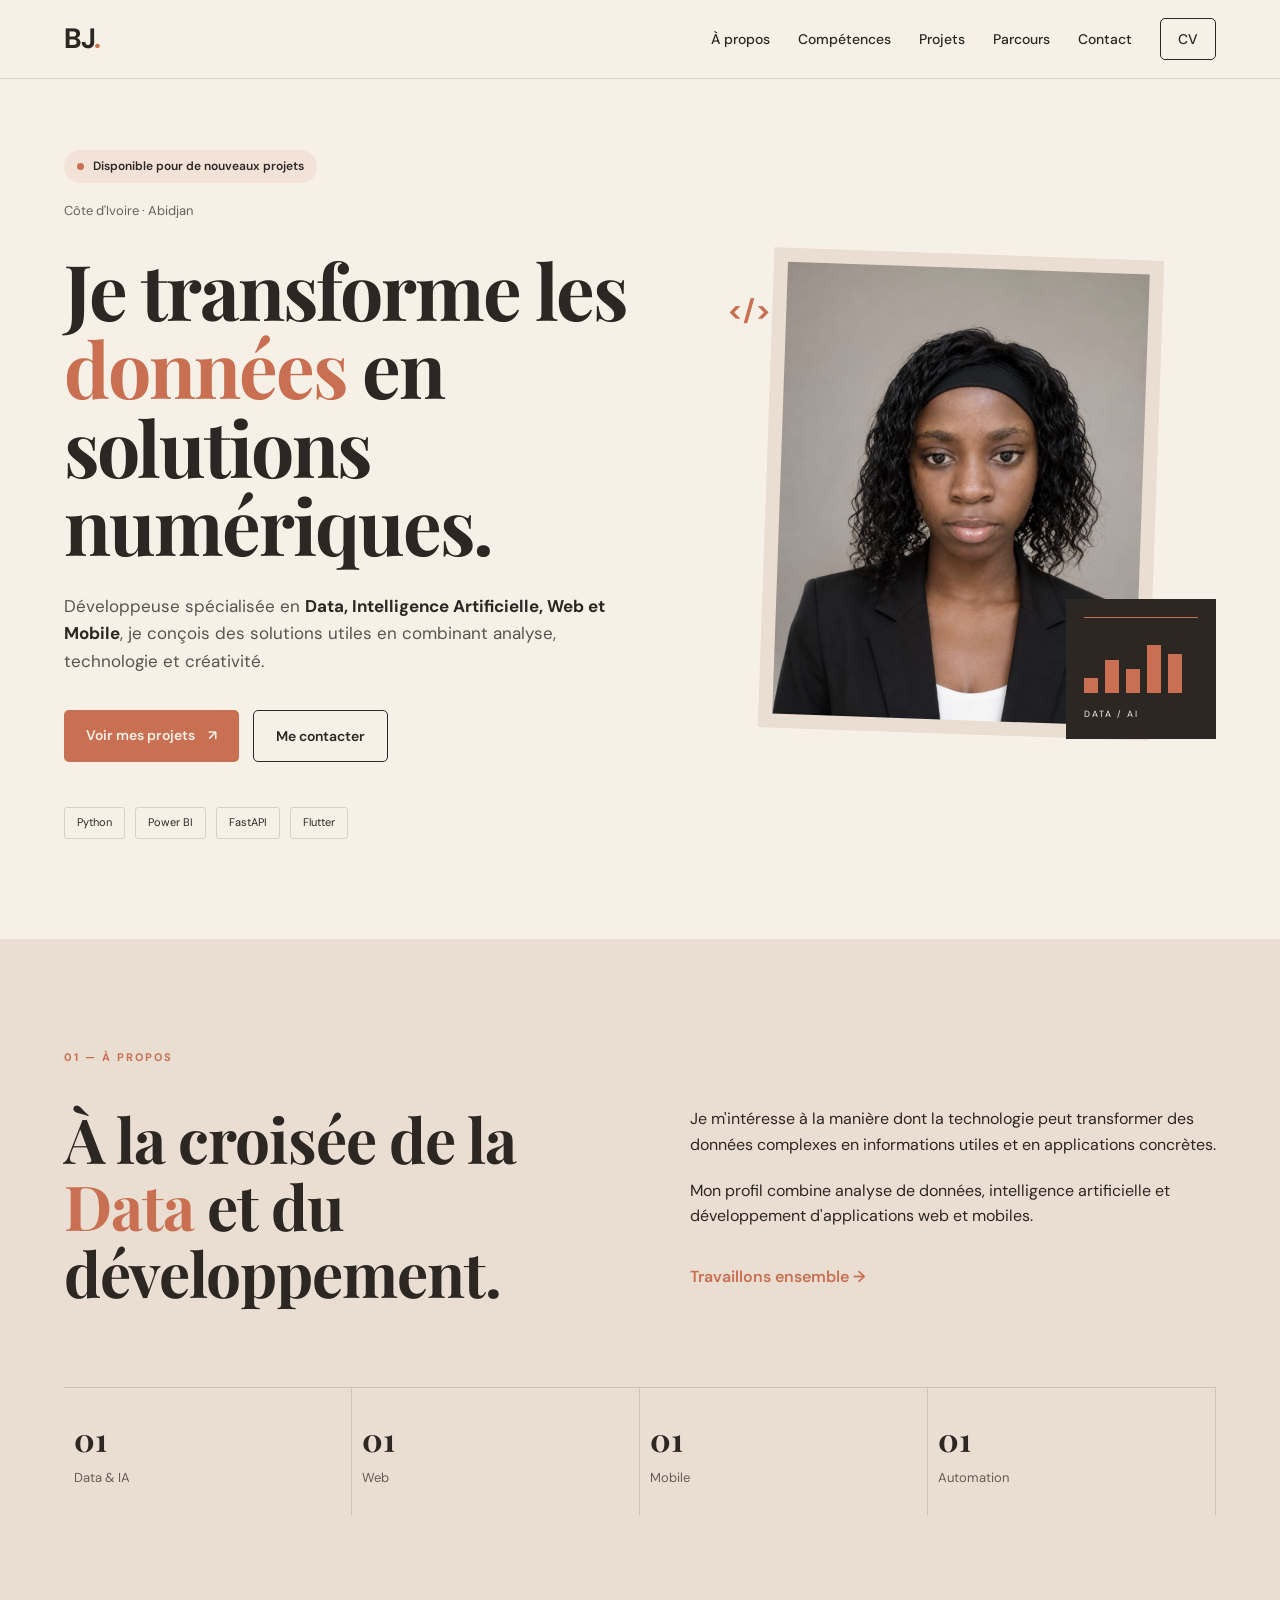
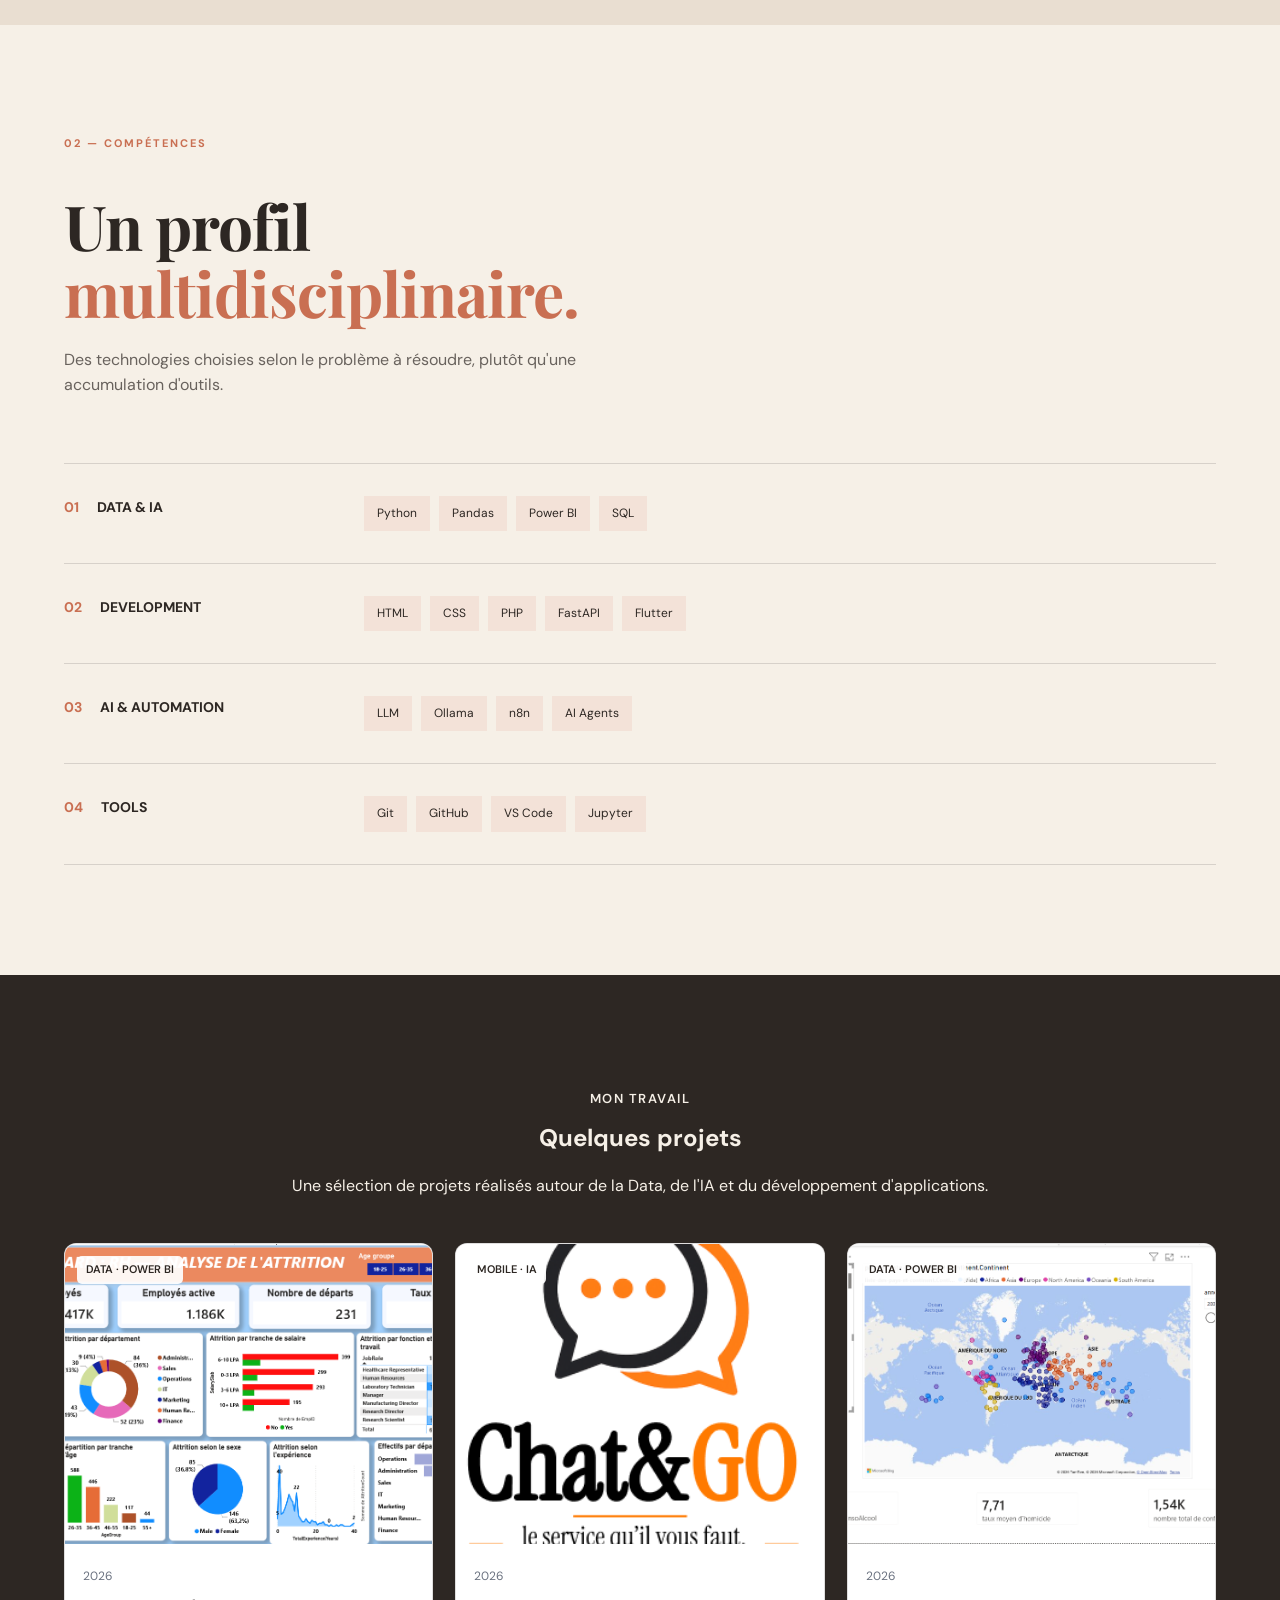
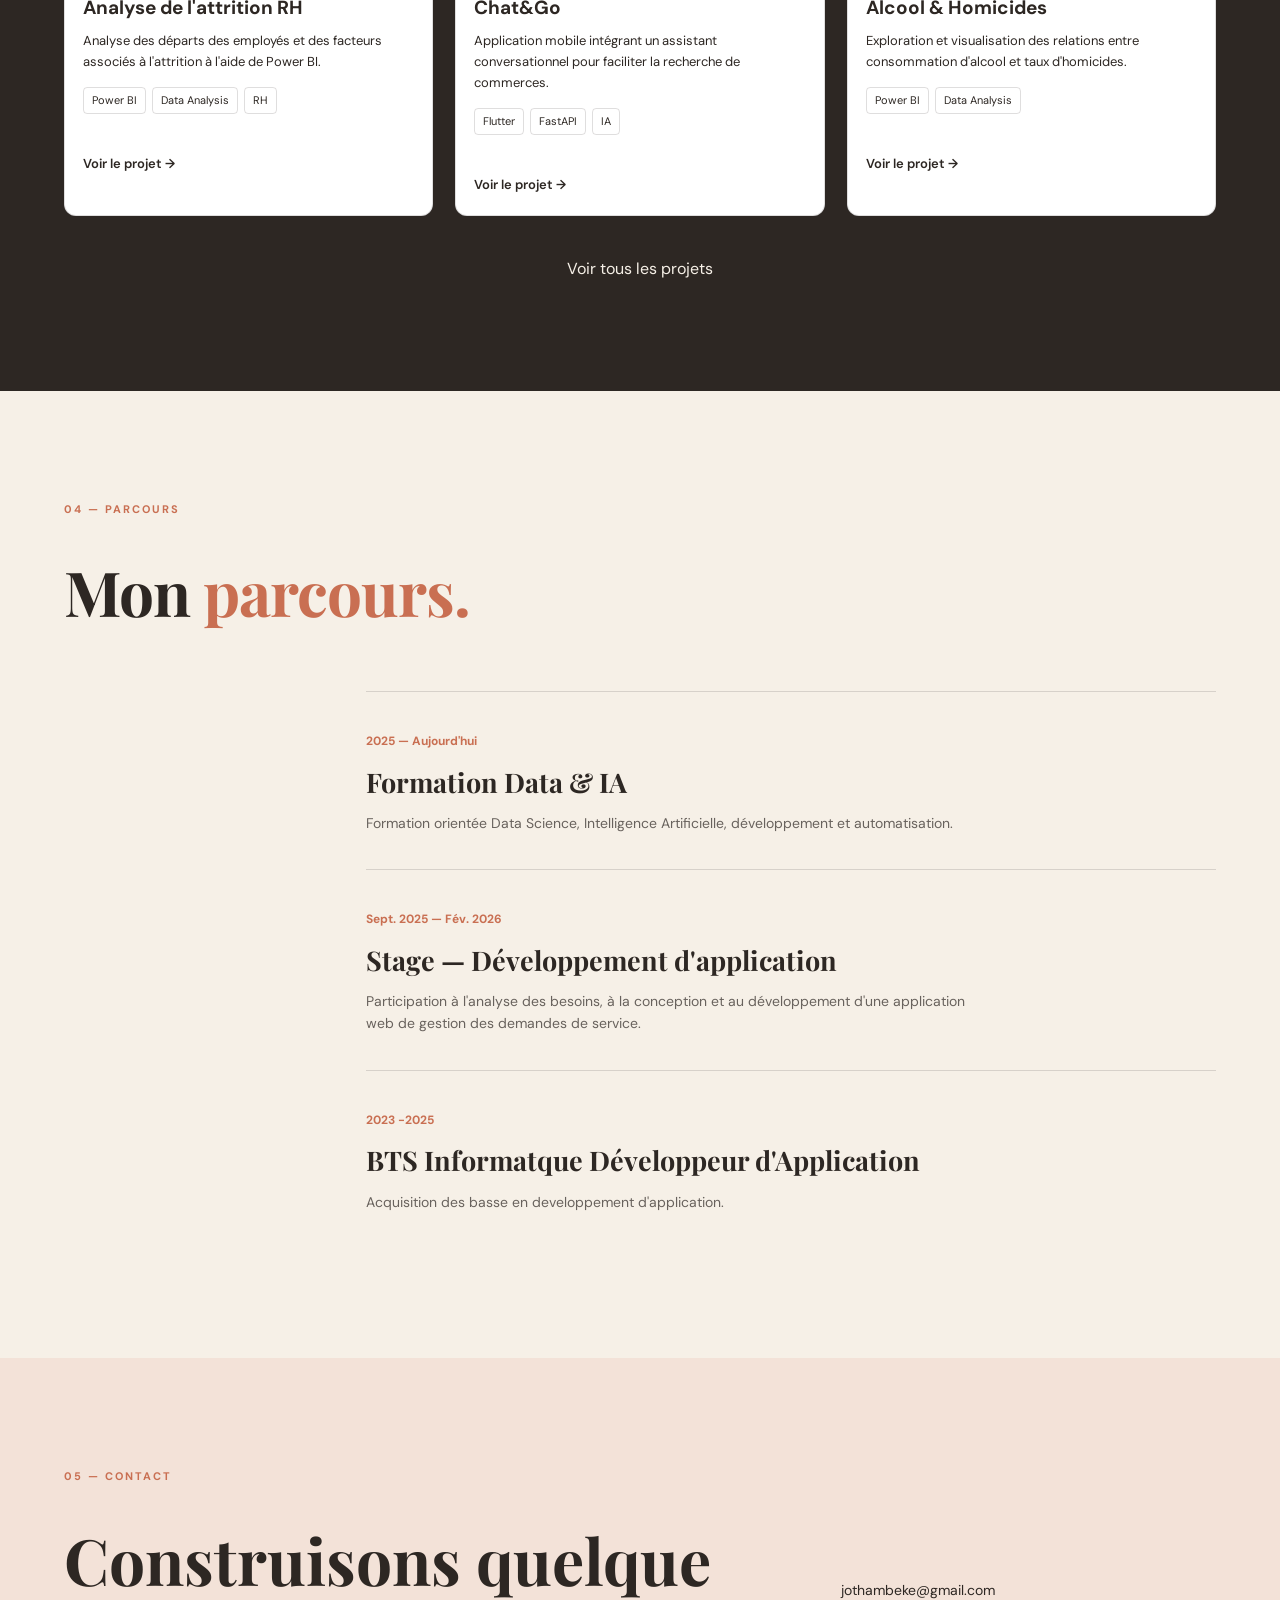
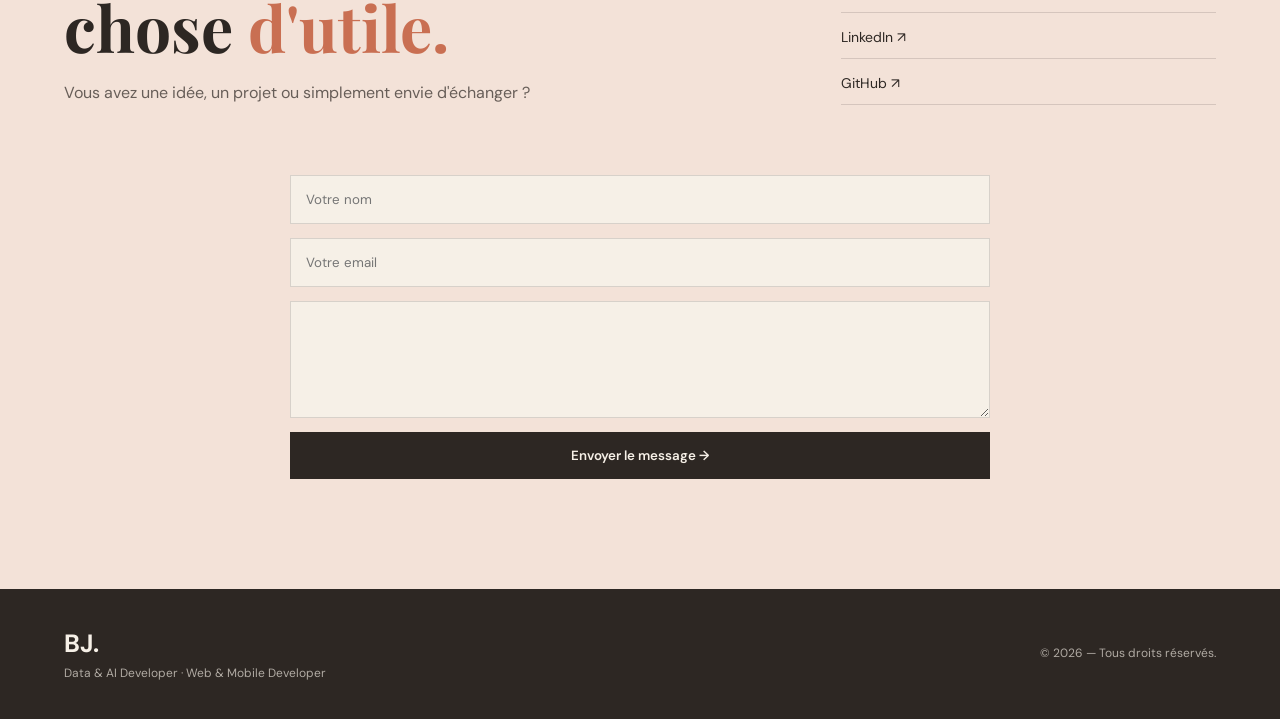
<file: index.html>
<!DOCTYPE html>
<html lang="fr">

<head>

    <meta charset="UTF-8">
    <meta name="viewport" content="width=device-width, initial-scale=1.0">

    <title>Portfolio | Data & AI Developer</title>

    <meta name="description"
          content="Portfolio d'une développeuse spécialisée en Data, Intelligence Artificielle, développement Web et Mobile.">

    <link rel="preconnect" href="https://fonts.googleapis.com">
    <link rel="preconnect"
          href="https://fonts.gstatic.com"
          crossorigin>

    <link href="https://fonts.googleapis.com/css2?family=DM+Sans:wght@400;500;600;700&family=Playfair+Display:wght@500;600;700&display=swap"
          rel="stylesheet">

    <link rel="stylesheet" href="css/style.css">

</head>


<body>


<!--  NAVIGATION  -->

<header class="navbar">

    <div class="container nav-container">

        <a href="index.html" class="logo">
            BJ<span>.</span>
        </a>


        <nav id="nav">

            <a href="#about">À propos</a>

            <a href="#skills">Compétences</a>

            <a href="#projects">Projets</a>

            <a href="#journey">Parcours</a>

            <a href="#contact">Contact</a>

            <a href="https://drive.google.com/file/d/1FCe_pR_XG09k80DtbVjXHry22_rEgU0t/view?usp=sharing" class="nav-cv">
                CV
            </a>

        </nav>


        <button class="menu-btn" id="menuBtn">
            ☰
        </button>

    </div>

</header>



<main>


<!--  HERO  -->

<section class="hero">

    <div class="container hero-grid">


        <div class="hero-content">

            <div class="status">
                <span></span>
                Disponible pour de nouveaux projets
            </div>


            <div class="location">
                Côte d'Ivoire · Abidjan
            </div>


            <h1>

                Je transforme les
                <em>données</em>
                en solutions numériques.

            </h1>


            <p class="hero-description">

                Développeuse spécialisée en
                <strong>Data, Intelligence Artificielle,
                Web et Mobile</strong>, je conçois des
                solutions utiles en combinant analyse,
                technologie et créativité.

            </p>


            <div class="hero-actions">

                <a href="#projects" class="btn-primary">
                    Voir mes projets
                    <span>↗</span>
                </a>

                <a href="#contact" class="btn-secondary">
                    Me contacter
                </a>

            </div>


            <div class="hero-tech">

                <span>Python</span>
                <span>Power BI</span>
                <span>FastAPI</span>
                <span>Flutter</span>

            </div>

        </div>


        <!-- VISUEL HERO -->

        <div class="hero-visual">

            <div class="visual-frame">

                <img src="images/ma_photo.jpeg"
                     alt="Portrait professionnel">

            </div>


            <div class="data-decoration">

                <div class="data-line"></div>

                <div class="data-bars">

                    <span></span>
                    <span></span>
                    <span></span>
                    <span></span>
                    <span></span>

                </div>

                <small>
                    DATA / AI
                </small>

            </div>


            <div class="code-decoration">
                &lt;/&gt;
            </div>

        </div>

    </div>

</section>



<!--  ABOUT  -->

<section class="about" id="about">

    <div class="container">

        <div class="section-label">
            01 — À PROPOS
        </div>


        <div class="about-grid">

            <div>

                <h2>
                    À la croisée de la
                    <span>Data</span> et du
                    développement.
                </h2>

            </div>


            <div class="about-text">

                <p>
                    Je m'intéresse à la manière dont la
                    technologie peut transformer des données
                    complexes en informations utiles et en
                    applications concrètes.
                </p>

                <p>
                    Mon profil combine analyse de données,
                    intelligence artificielle et développement
                    d'applications web et mobiles.
                </p>


                <a href="#contact" class="text-link">
                    Travaillons ensemble →
                </a>

            </div>

        </div>


        <div class="about-numbers">

            <div>
                <strong>01</strong>
                <span>Data & IA</span>
            </div>

            <div>
                <strong>01</strong>
                <span>Web</span>
            </div>

            <div>
                <strong>01</strong>
                <span>Mobile</span>
            </div>

            <div>
                <strong>01</strong>
                <span>Automation</span>
            </div>

        </div>

    </div>

</section>



<!--  SKILLS  -->

<section class="skills" id="skills">

    <div class="container">

        <div class="section-label">
            02 — COMPÉTENCES
        </div>


        <div class="section-heading">

            <h2>
                Un profil
                <span>multidisciplinaire.</span>
            </h2>

            <p>
                Des technologies choisies selon le problème
                à résoudre, plutôt qu'une accumulation d'outils.
            </p>

        </div>


        <div class="skills-list">


            <div class="skill-row">

                <div class="skill-title">
                    <span>01</span>
                    DATA & IA
                </div>

                <div class="skill-tags">

                    <span>Python</span>
                    <span>Pandas</span>
                    <span>Power BI</span>
                    <span>SQL</span>

                </div>

            </div>


            <div class="skill-row">

                <div class="skill-title">
                    <span>02</span>
                    DEVELOPMENT
                </div>

                <div class="skill-tags">

                    <span>HTML</span>
                    <span>CSS</span>
                    <span>PHP</span>
                    <span>FastAPI</span>
                    <span>Flutter</span>

                </div>

            </div>


            <div class="skill-row">

                <div class="skill-title">
                    <span>03</span>
                    AI & AUTOMATION
                </div>

                <div class="skill-tags">

                    <span>LLM</span>
                    <span>Ollama</span>
                    <span>n8n</span>
                    <span>AI Agents</span>

                </div>

            </div>


            <div class="skill-row">

                <div class="skill-title">
                    <span>04</span>
                    TOOLS
                </div>

                <div class="skill-tags">

                    <span>Git</span>
                    <span>GitHub</span>
                    <span>VS Code</span>
                    <span>Jupyter</span>

                </div>

            </div>


        </div>

    </div>

</section>



<!--  PROJECTS  -->

<section class="projects" id="projects">

    <div class="container">

        <div class="projects-header">
            <span class="section-label">MON TRAVAIL</span>

            <h2 class="section-title">
                Quelques projets
            </h2>

            <p>
                Une sélection de projets réalisés autour de la Data,
                de l'IA et du développement d'applications.
            </p>
        </div>


        <div class="project-grid">


            <!-- ATTRITION -->
            <article class="project-card">

                <div class="project-image">

                    <img 
                        src="images/attrition.png"
                        alt="Dashboard RH - Analyse de l'attrition"
                    >

                    <span class="project-category">
                        DATA · POWER BI
                    </span>

                </div>

                <div class="content">

                    <span class="project-year">2026</span>

                    <h3>
                        Analyse de l'attrition RH
                    </h3>

                    <p>
                        Analyse des départs des employés et des facteurs
                        associés à l'attrition à l'aide de Power BI.
                    </p>

                    <div class="project-tags">
                        <span>Power BI</span>
                        <span>Data Analysis</span>
                        <span>RH</span>
                    </div>

                    <a href="projets/attrition.html" class="project-link">
                        Voir le projet →
                    </a>

                </div>

            </article>


            <!-- CHAT & GO -->
            <article class="project-card">

                <div class="project-image">

                    <img 
                        src="images/chaGo.png"
                        alt="Application Chat&Go"
                    >

                    <span class="project-category">
                        MOBILE · IA
                    </span>

                </div>

                <div class="content">

                    <span class="project-year">2026</span>

                    <h3>
                        Chat&Go
                    </h3>

                    <p>
                        Application mobile intégrant un assistant
                        conversationnel pour faciliter la recherche de commerces.
                    </p>

                    <div class="project-tags">
                        <span>Flutter</span>
                        <span>FastAPI</span>
                        <span>IA</span>
                    </div>

                    <a href="projets/chatGo.html" class="project-link">
                        Voir le projet →
                    </a>

                </div>

            </article>


            <!-- ALCOOL -->
            <article class="project-card">

                <div class="project-image">

                    <img 
                        src="images/powerbi.png"
                        alt="Analyse des liens entre consommation d'alcool et homicides"
                    >

                    <span class="project-category">
                        DATA · POWER BI
                    </span>

                </div>

                <div class="content">

                    <span class="project-year">2026</span>

                    <h3>
                        Alcool & Homicides
                    </h3>

                    <p>
                        Exploration et visualisation des relations entre
                        consommation d'alcool et taux d'homicides.
                    </p>

                    <div class="project-tags">
                        <span>Power BI</span>
                        <span>Data Analysis</span>
                    </div>

                    <a href="projets/alcool-homicides.html" class="project-link">
                        Voir le projet →
                    </a>

                </div>

            </article>


        </div>


        <div class="projects-footer">

            <a href="projets.html" class="btn-outline">
                Voir tous les projets
            </a>

        </div>

    </div>

</section>



<!--  JOURNEY  -->

<section class="journey" id="journey">

    <div class="container">

        <div class="section-label">
            04 — PARCOURS
        </div>


        <div class="section-heading">

            <h2>
                Mon
                <span>parcours.</span>
            </h2>

        </div>


        <div class="timeline">


            <div class="timeline-item">

                <span class="timeline-date">
                    2025 — Aujourd'hui
                </span>

                <h3>
                    Formation Data & IA
                </h3>

                <p>
                    Formation orientée Data Science,
                    Intelligence Artificielle,
                    développement et automatisation.
                </p>

            </div>


            <div class="timeline-item">

                <span class="timeline-date">
                    Sept. 2025 — Fév. 2026
                </span>

                <h3>
                    Stage — Développement d'application
                </h3>

                <p>
                    Participation à l'analyse des besoins,
                    à la conception et au développement
                    d'une application web de gestion
                    des demandes de service.
                </p>

            </div>


            <div class="timeline-item">

                <span class="timeline-date">
                    2023 -2025
                </span>

                <h3>
                    BTS Informatque Développeur d'Application 
                </h3>

                <p>
                    Acquisition des basse en developpement d'application.
                </p>

            </div>


        </div>

    </div>

</section>



<!--  CONTACT  -->

<section class="contact" id="contact">

    <div class="container">

        <div class="contact-box">

            <div>

                <div class="section-label">
                    05 — CONTACT
                </div>

                <h2>
                    Construisons quelque chose
                    <span>d'utile.</span>
                </h2>

                <p>
                    Vous avez une idée, un projet ou simplement
                    envie d'échanger ?
                </p>

            </div>


            <div class="contact-links">

                <a href="mailto:votreemail@gmail.com">
                    jothambeke@gmail.com
                </a>

                <a href="#">
                    LinkedIn ↗
                </a>

                <a href="https://github.com/Jotham-26">
                    GitHub ↗
                </a>

            </div>

        </div>


        <form class="contact-form">

            <input
                type="text"
                placeholder="Votre nom"
                required
            >

            <input
                type="email"
                placeholder="Votre email"
                required
            >

            <textarea
                placeholder="Votre message"
                rows="5"
                required>
            </textarea>

            <button type="submit">
                Envoyer le message →
            </button>

        </form>

    </div>

</section>


</main>



<!--  FOOTER  -->

<footer>

    <div class="container footer-content">

        <div>

            <strong>
                BJ.
            </strong>

            <p>
                Data & AI Developer · Web & Mobile Developer
            </p>

        </div>


        <div>

            <p>
                © 2026 — Tous droits réservés.
            </p>

        </div>

    </div>

</footer>



<script src="script.js"></script>

</body>

</html>
</file>
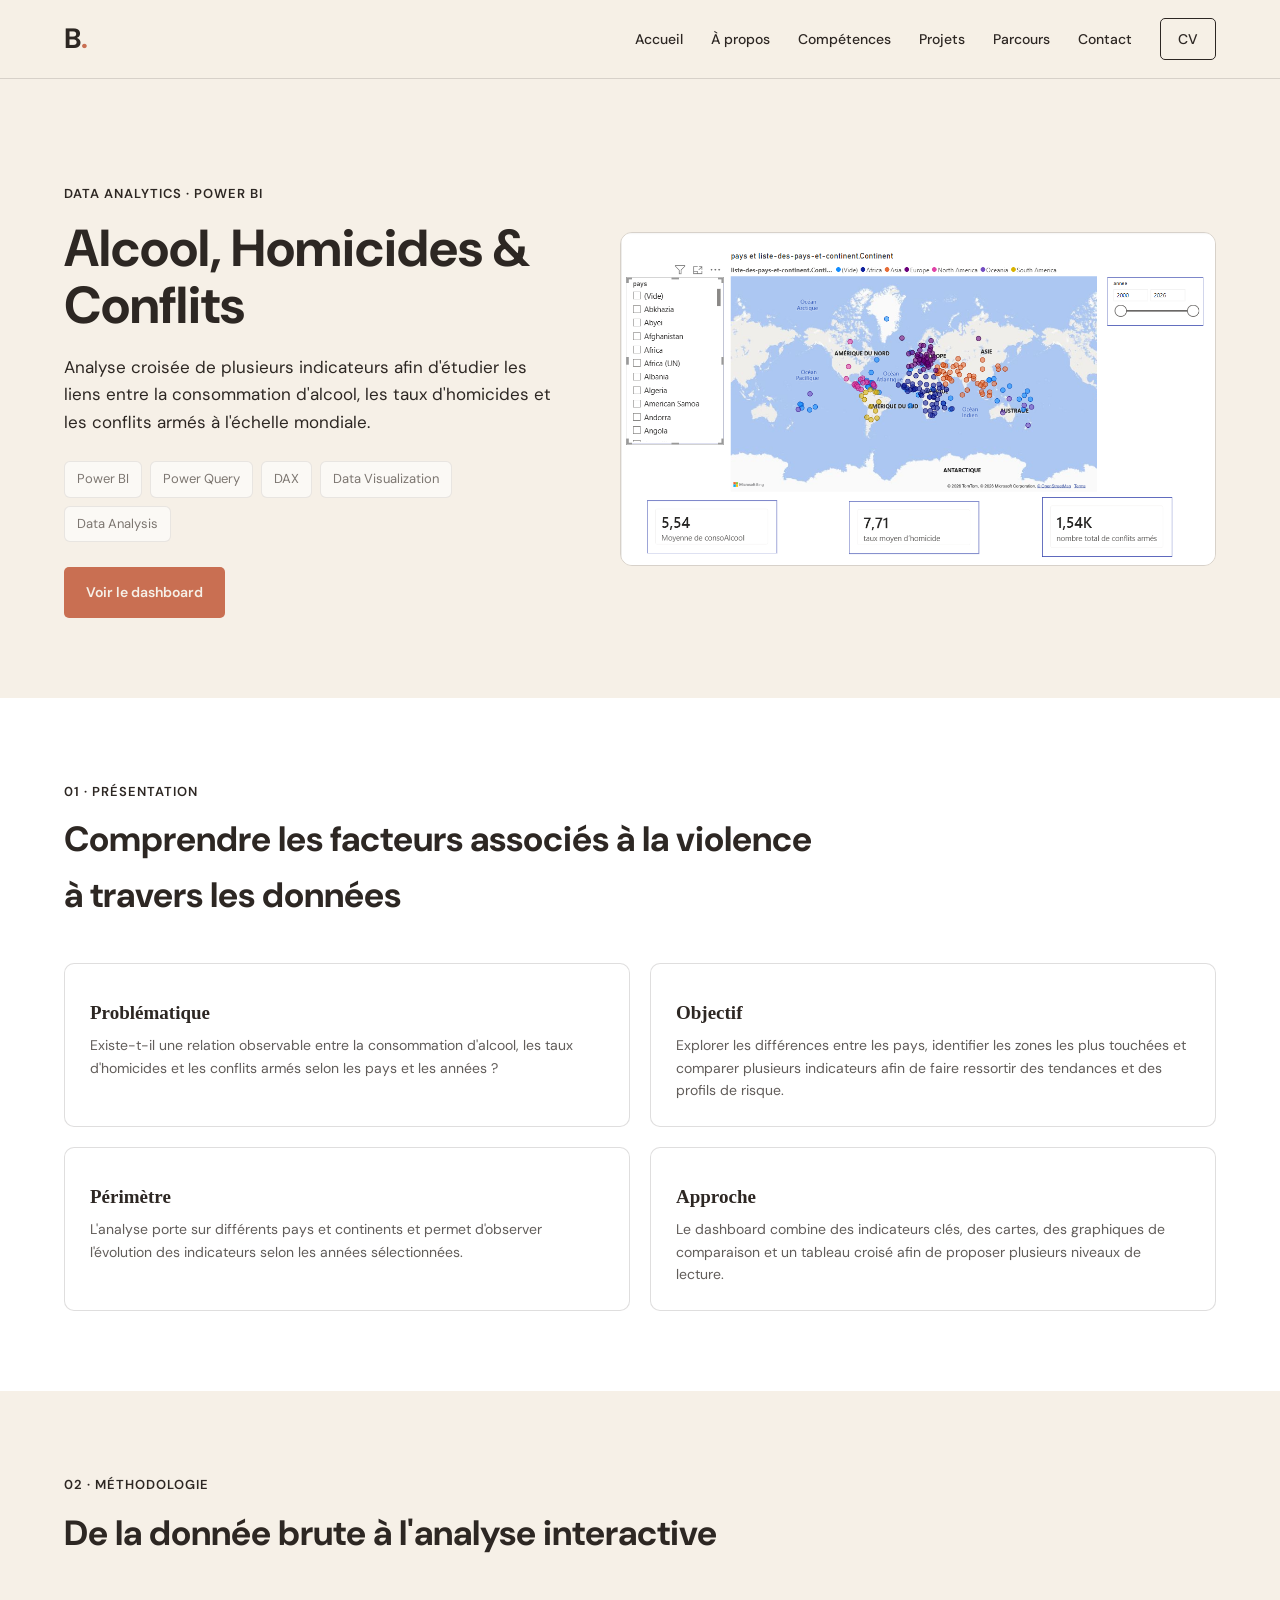
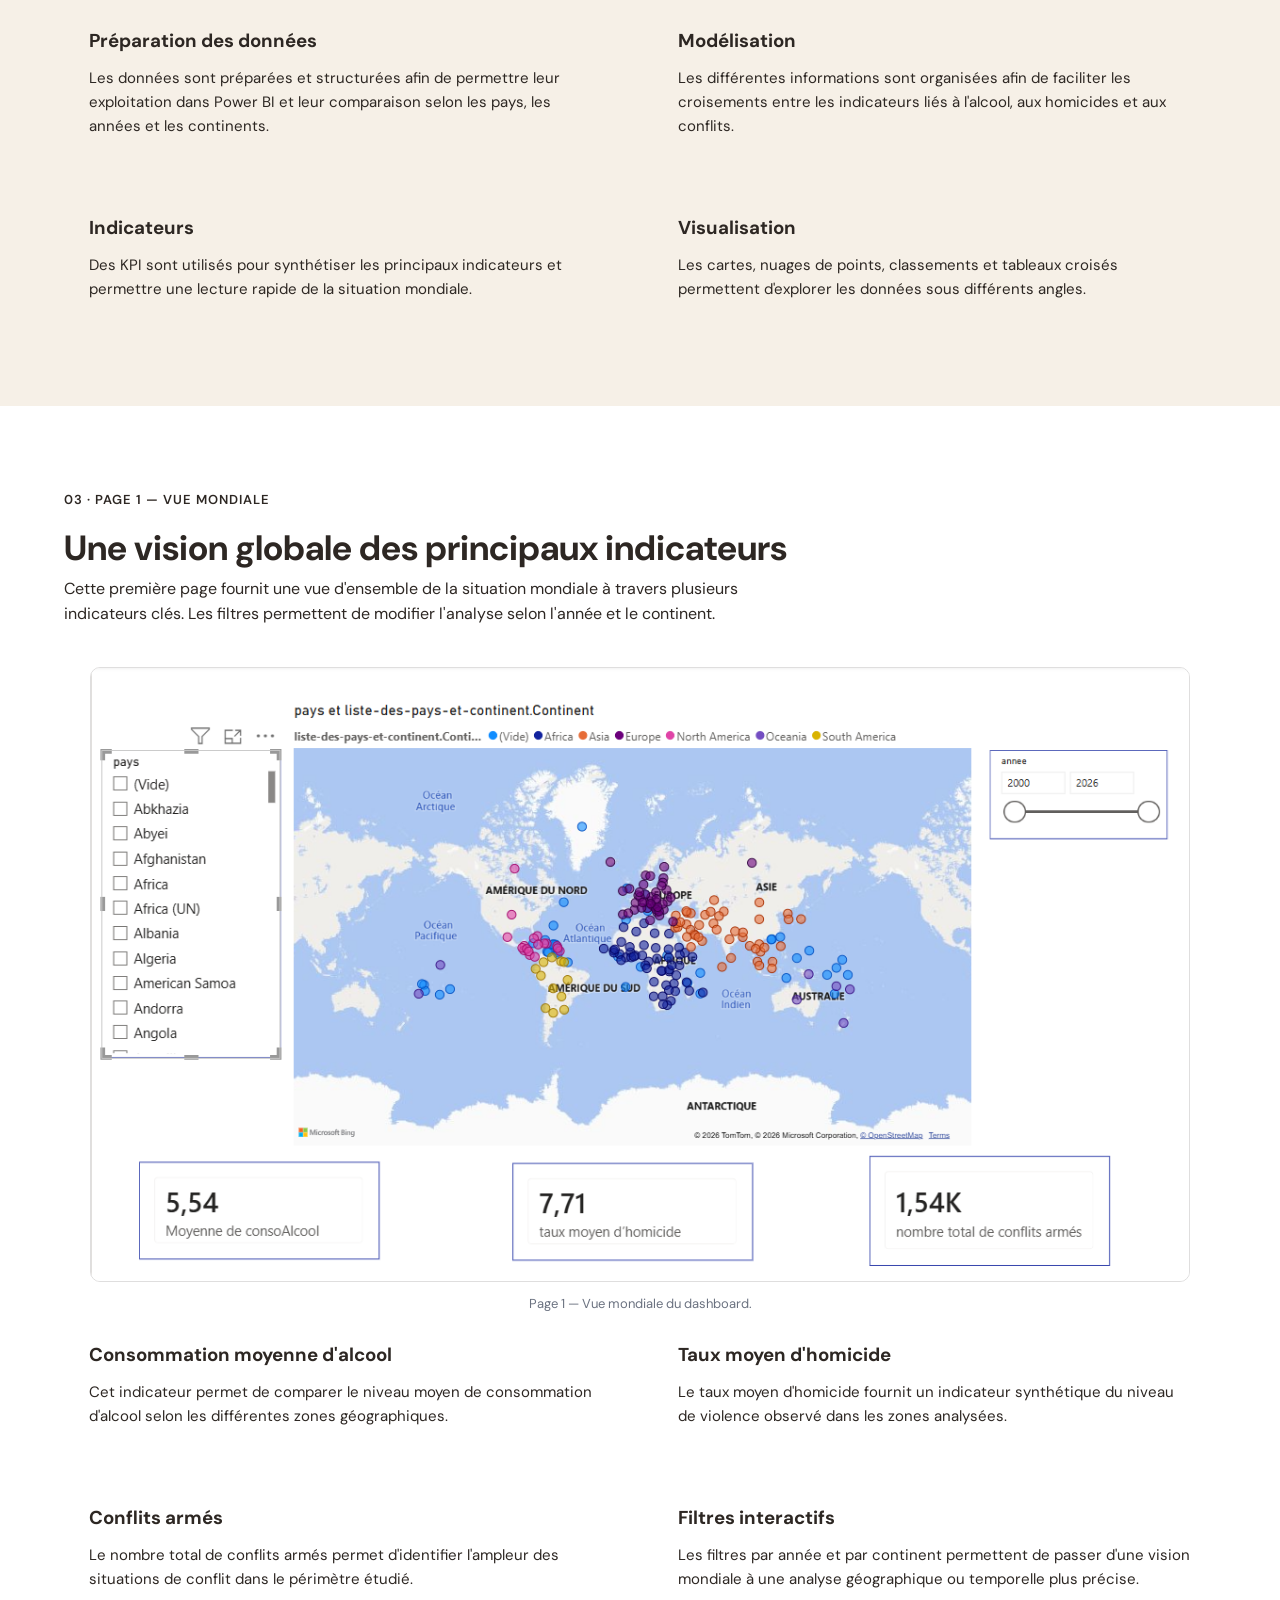
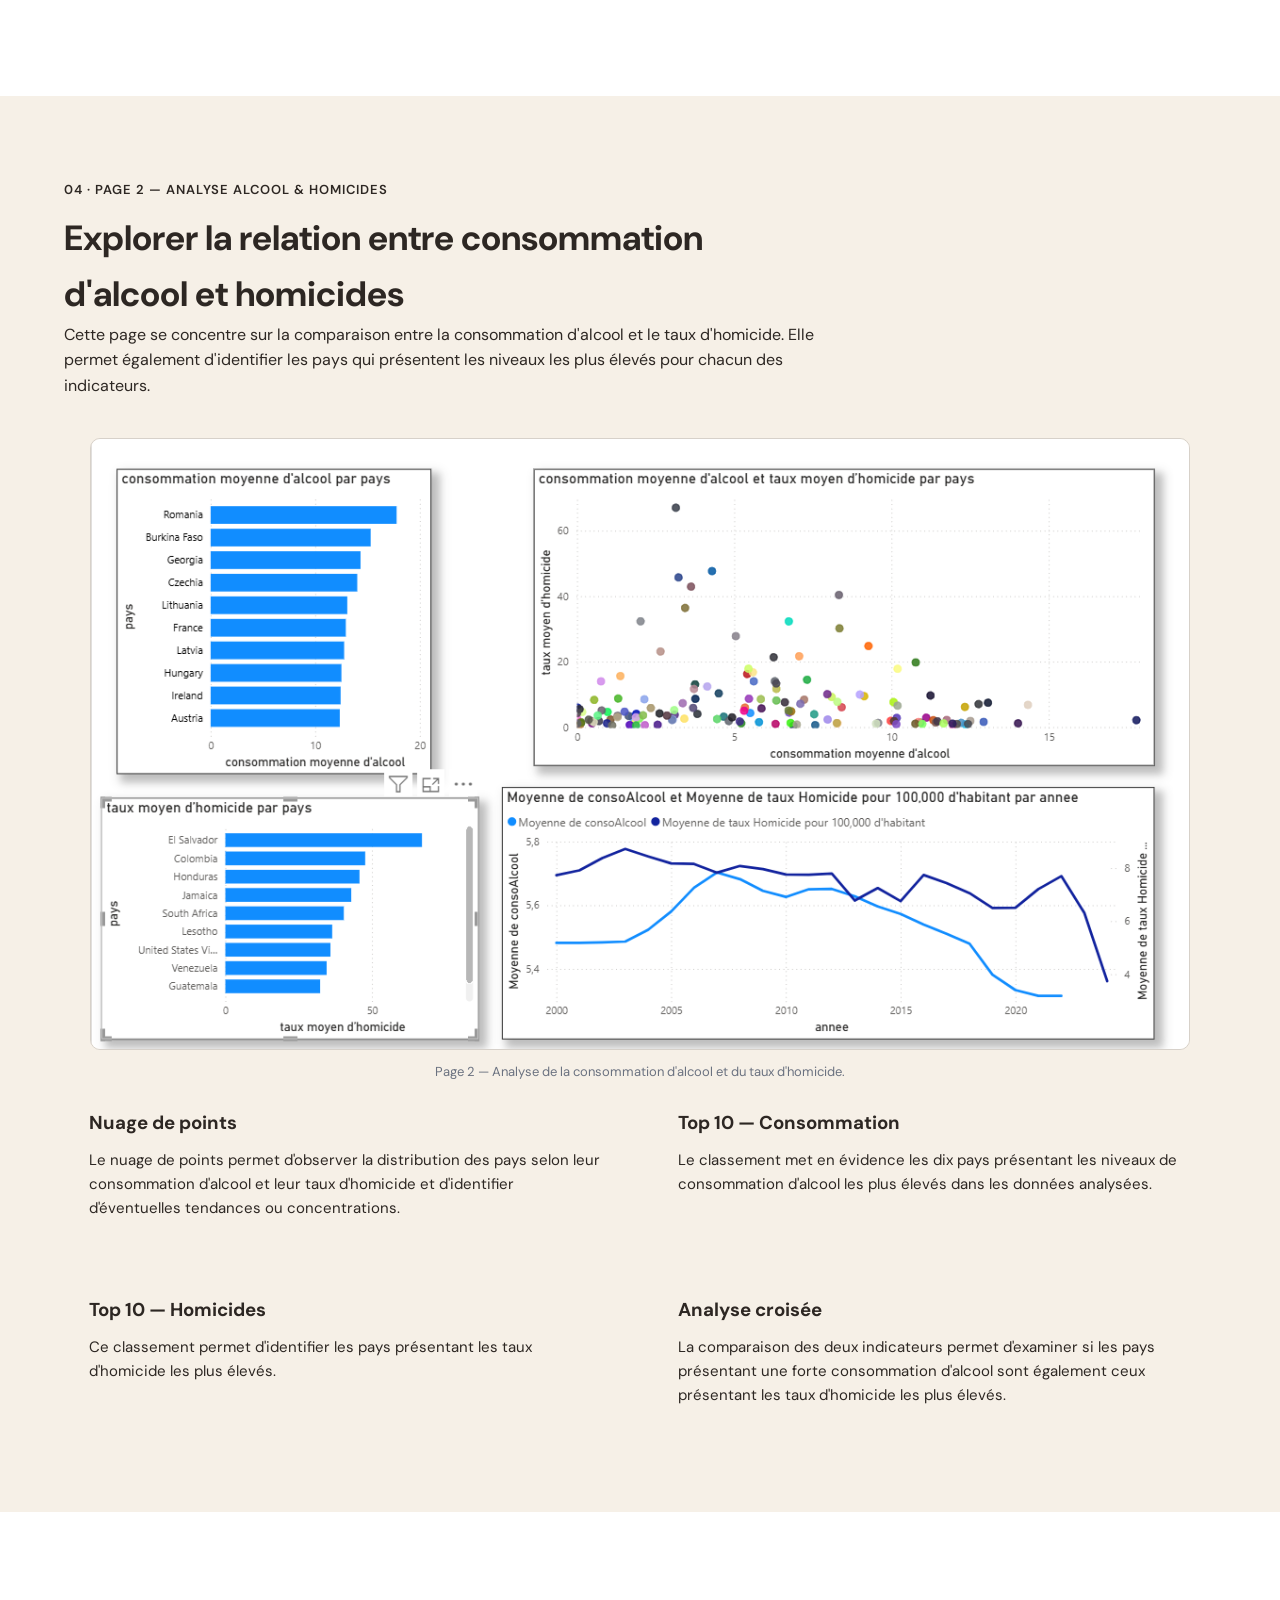
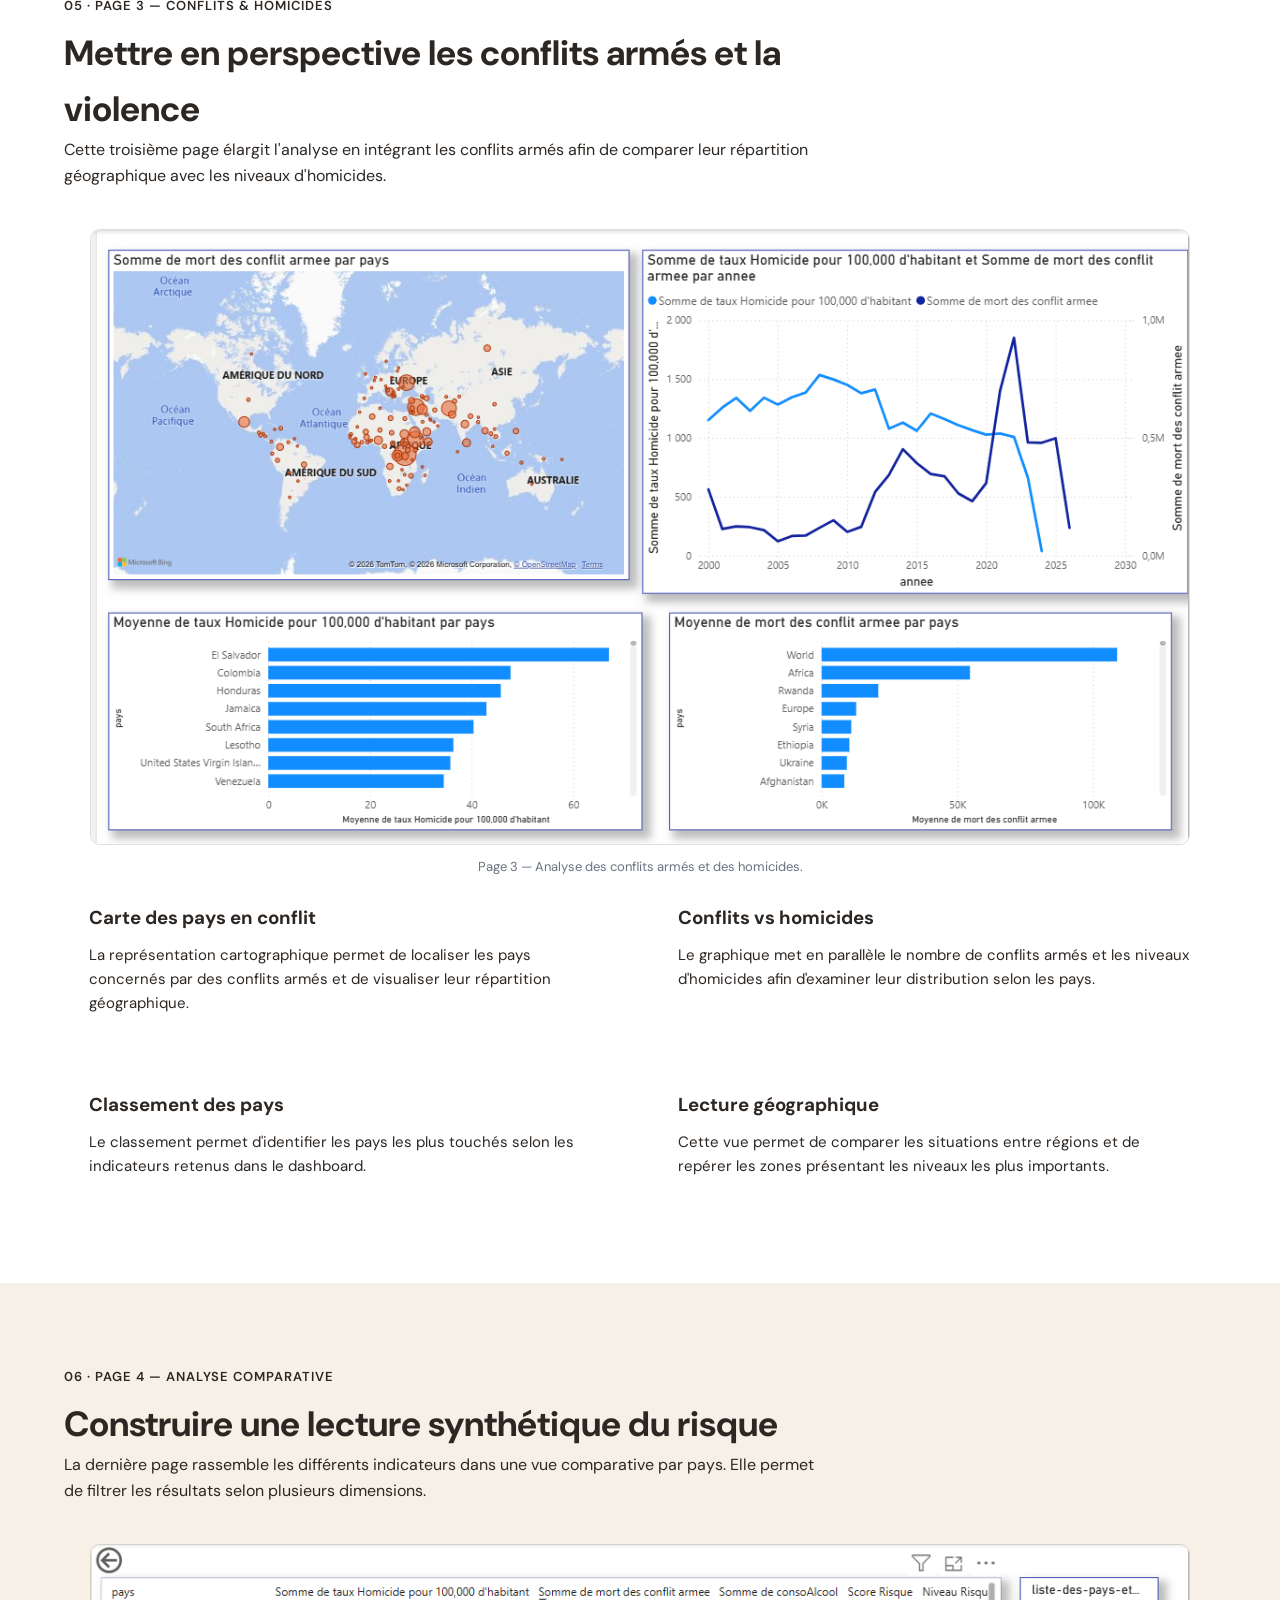
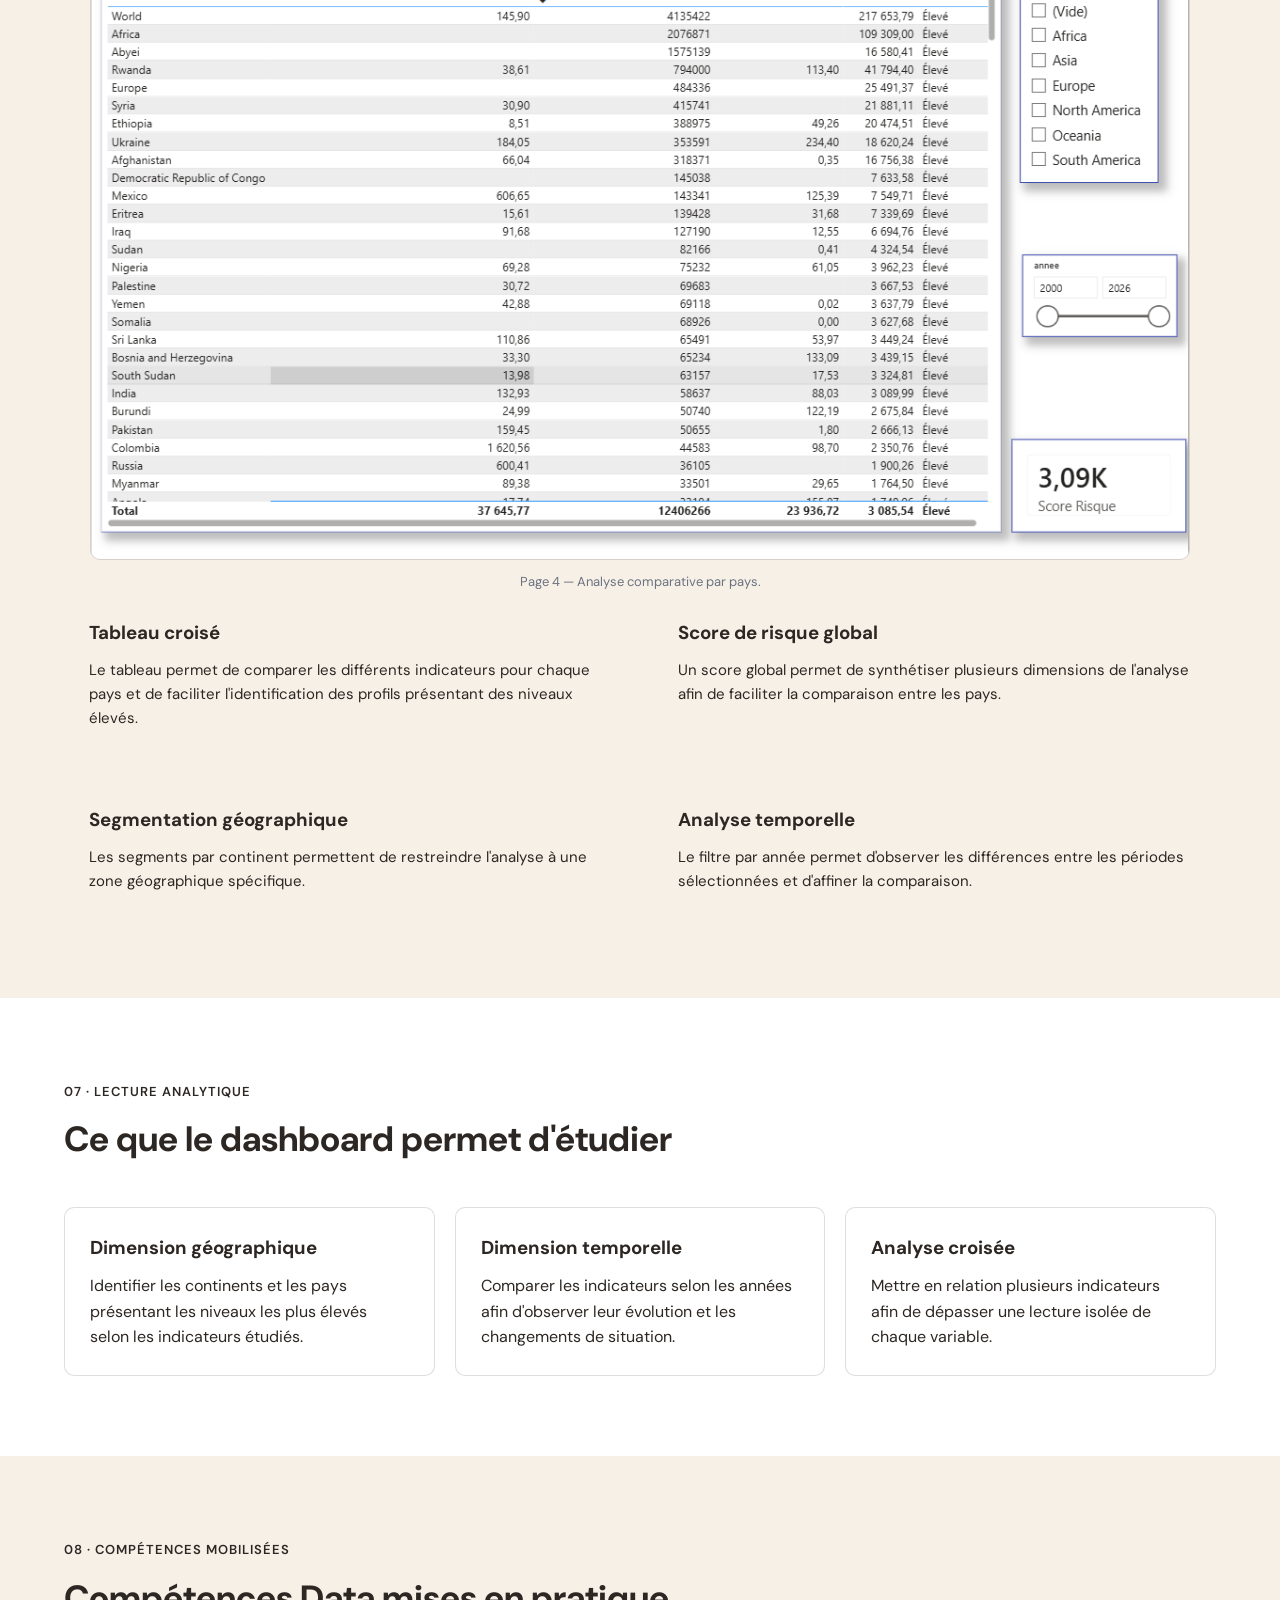
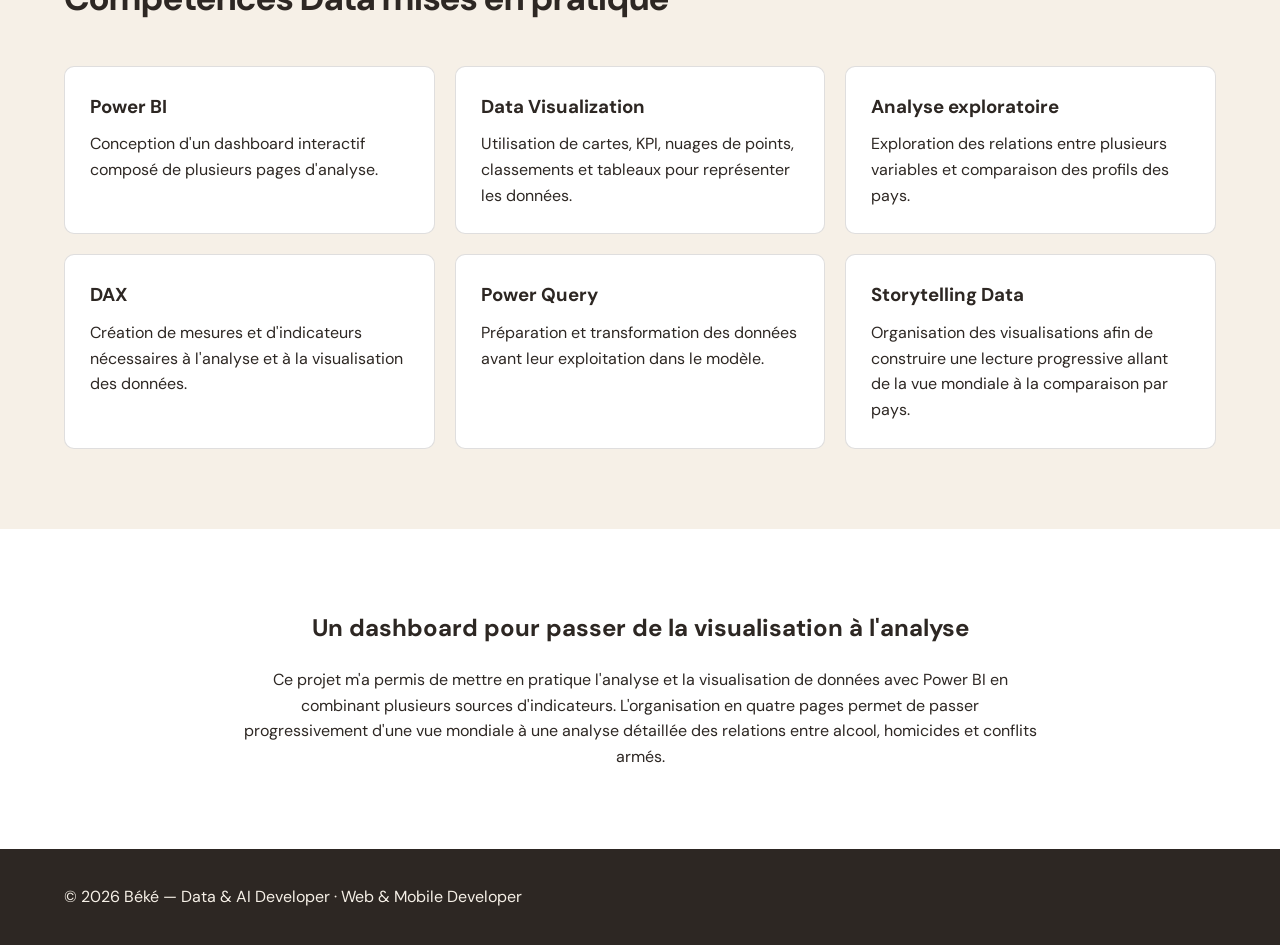
<file: projets/alcool-homicides.html>
<!DOCTYPE html>
<html lang="fr">

<head>

    <meta charset="UTF-8">
    <meta name="viewport" content="width=device-width, initial-scale=1.0">

    <title>Alcool, Homicides & Conflits — Projet | Béké</title>

    <!-- Police -->
    <link rel="preconnect" href="https://fonts.googleapis.com">
    <link rel="preconnect" href="https://fonts.gstatic.com" crossorigin>

    <link
        href="https://fonts.googleapis.com/css2?family=DM+Sans:wght@400;500;600;700&display=swap"
        rel="stylesheet"
    >

    <!-- CSS principal -->
    <link rel="stylesheet" href="../css/style.css">

    <!-- CSS projets -->
    <link rel="stylesheet" href="../css/project-detail.css">

</head>


<body>


<!-- 
     NAVBAR
 -->

<header class="navbar">

    <div class="container nav-container">

        <a href="../index.html" class="logo">
            B<span>.</span>
        </a>

        <nav>

            <a href="../index.html">
                Accueil
            </a>

            <a href="../index.html#about">
                À propos
            </a>

            <a href="../index.html#skills">
                Compétences
            </a>

            <a href="../index.html#projects">
                Projets
            </a>

            <a href="../index.html#experience">
                Parcours
            </a>

            <a href="../index.html#contact">
                Contact
            </a>

            <a href="#" class="nav-cv">
                CV
            </a>

        </nav>

        <button
            class="menu-btn"
            aria-label="Ouvrir le menu"
        >
            ☰
        </button>

    </div>

</header>



<!-- PROJET -->

<main class="project-detail">


    <!-- HERO -->

    <section class="project-hero">

        <div class="container project-hero-grid">


            <!-- TEXTE -->

            <div>

                <span class="project-label">
                    DATA ANALYTICS · POWER BI
                </span>

                <h1>
                    Alcool, Homicides & Conflits
                </h1>

                <p>
                    Analyse croisée de plusieurs indicateurs afin
                    d'étudier les liens entre la consommation d'alcool,
                    les taux d'homicides et les conflits armés à
                    l'échelle mondiale.
                </p>


                <div class="project-tech">

                    <span>Power BI</span>
                    <span>Power Query</span>
                    <span>DAX</span>
                    <span>Data Visualization</span>
                    <span>Data Analysis</span>

                </div>


                <div class="project-actions">

                    <a href="https://drive.google.com/file/d/1vtvmNPnVLtRSRnUVgaAYZU7DOL_lHMY5/view?usp=sharing" class="btn-primary">
                        Voir le dashboard
                    </a>

                    

                </div>

            </div>


            <!-- IMAGE -->

            <div class="project-hero-image alcohol-hero-image">

                <img
                    src="../images/alcool_1.png"
                    alt="Dashboard Power BI sur l'alcool, les homicides et les conflits"
                >

            </div>

        </div>

    </section>



    <!-- PRESENTATION -->

    <section class="project-section">

        <div class="container">


            <div class="project-section-title">

                <span>
                    01 · Présentation
                </span>

                <h2>
                    Comprendre les facteurs associés à la violence
                    à travers les données
                </h2>

            </div>


            <div class="project-info-grid">


                <div class="project-info">

                    <h3>
                        Problématique
                    </h3>

                    <p>
                        Existe-t-il une relation observable entre la
                        consommation d'alcool, les taux d'homicides
                        et les conflits armés selon les pays et
                        les années ?
                    </p>

                </div>


                <div class="project-info">

                    <h3>
                        Objectif
                    </h3>

                    <p>
                        Explorer les différences entre les pays,
                        identifier les zones les plus touchées et
                        comparer plusieurs indicateurs afin de faire
                        ressortir des tendances et des profils de risque.
                    </p>

                </div>


                <div class="project-info">

                    <h3>
                        Périmètre
                    </h3>

                    <p>
                        L'analyse porte sur différents pays et
                        continents et permet d'observer l'évolution
                        des indicateurs selon les années sélectionnées.
                    </p>

                </div>


                <div class="project-info">

                    <h3>
                        Approche
                    </h3>

                    <p>
                        Le dashboard combine des indicateurs clés,
                        des cartes, des graphiques de comparaison
                        et un tableau croisé afin de proposer
                        plusieurs niveaux de lecture.
                    </p>

                </div>


            </div>

        </div>

    </section>



    <!-- MÉTHODOLOGIE -->

    <section class="project-section">

        <div class="container">


            <div class="project-section-title">

                <span>
                    02 · Méthodologie
                </span>

                <h2>
                    De la donnée brute à l'analyse interactive
                </h2>

            </div>


            <div class="analysis-grid">


                <div class="analysis-item">

                    <h3>
                        Préparation des données
                    </h3>

                    <p>
                        Les données sont préparées et structurées afin
                        de permettre leur exploitation dans Power BI
                        et leur comparaison selon les pays, les années
                        et les continents.
                    </p>

                </div>


                <div class="analysis-item">

                    <h3>
                        Modélisation
                    </h3>

                    <p>
                        Les différentes informations sont organisées
                        afin de faciliter les croisements entre les
                        indicateurs liés à l'alcool, aux homicides
                        et aux conflits.
                    </p>

                </div>


                <div class="analysis-item">

                    <h3>
                        Indicateurs
                    </h3>

                    <p>
                        Des KPI sont utilisés pour synthétiser les
                        principaux indicateurs et permettre une lecture
                        rapide de la situation mondiale.
                    </p>

                </div>


                <div class="analysis-item">

                    <h3>
                        Visualisation
                    </h3>

                    <p>
                        Les cartes, nuages de points, classements et
                        tableaux croisés permettent d'explorer les
                        données sous différents angles.
                    </p>

                </div>


            </div>

        </div>

    </section>



    <!-- PAGE 1 -->

    <section class="project-section dashboard-page">

        <div class="container">


            <div class="project-section-title">

                <span>
                    03 · Page 1 — Vue mondiale
                </span>

                <h2>
                    Une vision globale des principaux indicateurs
                </h2>

                <p>
                    Cette première page fournit une vue d'ensemble
                    de la situation mondiale à travers plusieurs
                    indicateurs clés. Les filtres permettent de
                    modifier l'analyse selon l'année et le continent.
                </p>

            </div>


            <div class="dashboard-container">

                <img
                    src="../images/alcool_1.png"
                    alt="Page 1 du dashboard - Vue mondiale"
                >

                <p class="image-caption">
                    Page 1 — Vue mondiale du dashboard.
                </p>

            </div>


            <div class="analysis-grid dashboard-analysis">


                <div class="analysis-item">

                    <h3>
                        Consommation moyenne d'alcool
                    </h3>

                    <p>
                        Cet indicateur permet de comparer le niveau
                        moyen de consommation d'alcool selon les
                        différentes zones géographiques.
                    </p>

                </div>


                <div class="analysis-item">

                    <h3>
                        Taux moyen d'homicide
                    </h3>

                    <p>
                        Le taux moyen d'homicide fournit un indicateur
                        synthétique du niveau de violence observé
                        dans les zones analysées.
                    </p>

                </div>


                <div class="analysis-item">

                    <h3>
                        Conflits armés
                    </h3>

                    <p>
                        Le nombre total de conflits armés permet
                        d'identifier l'ampleur des situations de conflit
                        dans le périmètre étudié.
                    </p>

                </div>


                <div class="analysis-item">

                    <h3>
                        Filtres interactifs
                    </h3>

                    <p>
                        Les filtres par année et par continent permettent
                        de passer d'une vision mondiale à une analyse
                        géographique ou temporelle plus précise.
                    </p>

                </div>


            </div>

        </div>

    </section>



    <!-- PAGE 2 -->

    <section class="project-section dashboard-page">

        <div class="container">


            <div class="project-section-title">

                <span>
                    04 · Page 2 — Analyse alcool & homicides
                </span>

                <h2>
                    Explorer la relation entre consommation d'alcool
                    et homicides
                </h2>

                <p>
                    Cette page se concentre sur la comparaison entre
                    la consommation d'alcool et le taux d'homicide.
                    Elle permet également d'identifier les pays qui
                    présentent les niveaux les plus élevés pour
                    chacun des indicateurs.
                </p>

            </div>


            <div class="dashboard-container">

                <img
                    src="../images/alcool_2.png"
                    alt="Page 2 du dashboard - Analyse alcool et homicides"
                >

                <p class="image-caption">
                    Page 2 — Analyse de la consommation d'alcool
                    et du taux d'homicide.
                </p>

            </div>


            <div class="analysis-grid dashboard-analysis">


                <div class="analysis-item">

                    <h3>
                        Nuage de points
                    </h3>

                    <p>
                        Le nuage de points permet d'observer la
                        distribution des pays selon leur consommation
                        d'alcool et leur taux d'homicide et d'identifier
                        d'éventuelles tendances ou concentrations.
                    </p>

                </div>


                <div class="analysis-item">

                    <h3>
                        Top 10 — Consommation
                    </h3>

                    <p>
                        Le classement met en évidence les dix pays
                        présentant les niveaux de consommation d'alcool
                        les plus élevés dans les données analysées.
                    </p>

                </div>


                <div class="analysis-item">

                    <h3>
                        Top 10 — Homicides
                    </h3>

                    <p>
                        Ce classement permet d'identifier les pays
                        présentant les taux d'homicide les plus élevés.
                    </p>

                </div>


                <div class="analysis-item">

                    <h3>
                        Analyse croisée
                    </h3>

                    <p>
                        La comparaison des deux indicateurs permet
                        d'examiner si les pays présentant une forte
                        consommation d'alcool sont également ceux
                        présentant les taux d'homicide les plus élevés.
                    </p>

                </div>


            </div>

        </div>

    </section>



    <!-- PAGE 3 -->

    <section class="project-section dashboard-page">

        <div class="container">


            <div class="project-section-title">

                <span>
                    05 · Page 3 — Conflits & homicides
                </span>

                <h2>
                    Mettre en perspective les conflits armés
                    et la violence
                </h2>

                <p>
                    Cette troisième page élargit l'analyse en intégrant
                    les conflits armés afin de comparer leur répartition
                    géographique avec les niveaux d'homicides.
                </p>

            </div>


            <div class="dashboard-container">

                <img
                    src="../images/alcool_3.png"
                    alt="Page 3 du dashboard - Analyse conflits et homicides"
                >

                <p class="image-caption">
                    Page 3 — Analyse des conflits armés et des homicides.
                </p>

            </div>


            <div class="analysis-grid dashboard-analysis">


                <div class="analysis-item">

                    <h3>
                        Carte des pays en conflit
                    </h3>

                    <p>
                        La représentation cartographique permet de
                        localiser les pays concernés par des conflits
                        armés et de visualiser leur répartition
                        géographique.
                    </p>

                </div>


                <div class="analysis-item">

                    <h3>
                        Conflits vs homicides
                    </h3>

                    <p>
                        Le graphique met en parallèle le nombre de
                        conflits armés et les niveaux d'homicides afin
                        d'examiner leur distribution selon les pays.
                    </p>

                </div>


                <div class="analysis-item">

                    <h3>
                        Classement des pays
                    </h3>

                    <p>
                        Le classement permet d'identifier les pays
                        les plus touchés selon les indicateurs retenus
                        dans le dashboard.
                    </p>

                </div>


                <div class="analysis-item">

                    <h3>
                        Lecture géographique
                    </h3>

                    <p>
                        Cette vue permet de comparer les situations
                        entre régions et de repérer les zones présentant
                        les niveaux les plus importants.
                    </p>

                </div>


            </div>

        </div>

    </section>



    <!-- PAGE 4 -->

    <section class="project-section dashboard-page">

        <div class="container">


            <div class="project-section-title">

                <span>
                    06 · Page 4 — Analyse comparative
                </span>

                <h2>
                    Construire une lecture synthétique du risque
                </h2>

                <p>
                    La dernière page rassemble les différents
                    indicateurs dans une vue comparative par pays.
                    Elle permet de filtrer les résultats selon
                    plusieurs dimensions.
                </p>

            </div>


            <div class="dashboard-container">

                <img
                    src="../images/alcool_4.png"
                    alt="Page 4 du dashboard - Analyse comparative"
                >

                <p class="image-caption">
                    Page 4 — Analyse comparative par pays.
                </p>

            </div>


            <div class="analysis-grid dashboard-analysis">


                <div class="analysis-item">

                    <h3>
                        Tableau croisé
                    </h3>

                    <p>
                        Le tableau permet de comparer les différents
                        indicateurs pour chaque pays et de faciliter
                        l'identification des profils présentant
                        des niveaux élevés.
                    </p>

                </div>


                <div class="analysis-item">

                    <h3>
                        Score de risque global
                    </h3>

                    <p>
                        Un score global permet de synthétiser plusieurs
                        dimensions de l'analyse afin de faciliter
                        la comparaison entre les pays.
                    </p>

                </div>


                <div class="analysis-item">

                    <h3>
                        Segmentation géographique
                    </h3>

                    <p>
                        Les segments par continent permettent de
                        restreindre l'analyse à une zone géographique
                        spécifique.
                    </p>

                </div>


                <div class="analysis-item">

                    <h3>
                        Analyse temporelle
                    </h3>

                    <p>
                        Le filtre par année permet d'observer les
                        différences entre les périodes sélectionnées
                        et d'affiner la comparaison.
                    </p>

                </div>


            </div>

        </div>

    </section>



    <!-- PRINCIPAUX ENSEIGNEMENTS -->

    <section class="project-section">

        <div class="container">


            <div class="project-section-title">

                <span>
                    07 · Lecture analytique
                </span>

                <h2>
                    Ce que le dashboard permet d'étudier
                </h2>

            </div>


            <div class="insights">


                <div class="insight">

                    <h3>
                        Dimension géographique
                    </h3>

                    <p>
                        Identifier les continents et les pays présentant
                        les niveaux les plus élevés selon les indicateurs
                        étudiés.
                    </p>

                </div>


                <div class="insight">

                    <h3>
                        Dimension temporelle
                    </h3>

                    <p>
                        Comparer les indicateurs selon les années afin
                        d'observer leur évolution et les changements
                        de situation.
                    </p>

                </div>


                <div class="insight">

                    <h3>
                        Analyse croisée
                    </h3>

                    <p>
                        Mettre en relation plusieurs indicateurs afin
                        de dépasser une lecture isolée de chaque
                        variable.
                    </p>

                </div>


            </div>

        </div>

    </section>



    <!-- COMPÉTENCES -->

    <section class="project-section">

        <div class="container">


            <div class="project-section-title">

                <span>
                    08 · Compétences mobilisées
                </span>

                <h2>
                    Compétences Data mises en pratique
                </h2>

            </div>


            <div class="insights">


                <div class="insight">

                    <h3>
                        Power BI
                    </h3>

                    <p>
                        Conception d'un dashboard interactif composé
                        de plusieurs pages d'analyse.
                    </p>

                </div>


                <div class="insight">

                    <h3>
                        Data Visualization
                    </h3>

                    <p>
                        Utilisation de cartes, KPI, nuages de points,
                        classements et tableaux pour représenter
                        les données.
                    </p>

                </div>


                <div class="insight">

                    <h3>
                        Analyse exploratoire
                    </h3>

                    <p>
                        Exploration des relations entre plusieurs
                        variables et comparaison des profils des pays.
                    </p>

                </div>


                <div class="insight">

                    <h3>
                        DAX
                    </h3>

                    <p>
                        Création de mesures et d'indicateurs nécessaires
                        à l'analyse et à la visualisation des données.
                    </p>

                </div>


                <div class="insight">

                    <h3>
                        Power Query
                    </h3>

                    <p>
                        Préparation et transformation des données
                        avant leur exploitation dans le modèle.
                    </p>

                </div>


                <div class="insight">

                    <h3>
                        Storytelling Data
                    </h3>

                    <p>
                        Organisation des visualisations afin de
                        construire une lecture progressive allant
                        de la vue mondiale à la comparaison par pays.
                    </p>

                </div>


            </div>

        </div>

    </section>



    <!-- CONCLUSION -->

    <section class="project-section">

        <div class="container">


            <div class="project-conclusion">

                <h2>
                    Un dashboard pour passer de la visualisation
                    à l'analyse
                </h2>

                <p>
                    Ce projet m'a permis de mettre en pratique
                    l'analyse et la visualisation de données avec
                    Power BI en combinant plusieurs sources
                    d'indicateurs. L'organisation en quatre pages
                    permet de passer progressivement d'une vue
                    mondiale à une analyse détaillée des relations
                    entre alcool, homicides et conflits armés.
                </p>

            </div>

        </div>

    </section>


</main>



<!-- 
     FOOTER
 -->

<footer>

    <div class="container">

        <p>
            © 2026 Béké — Data & AI Developer · Web & Mobile Developer
        </p>

    </div>

</footer>


</body>
</html>
</file>
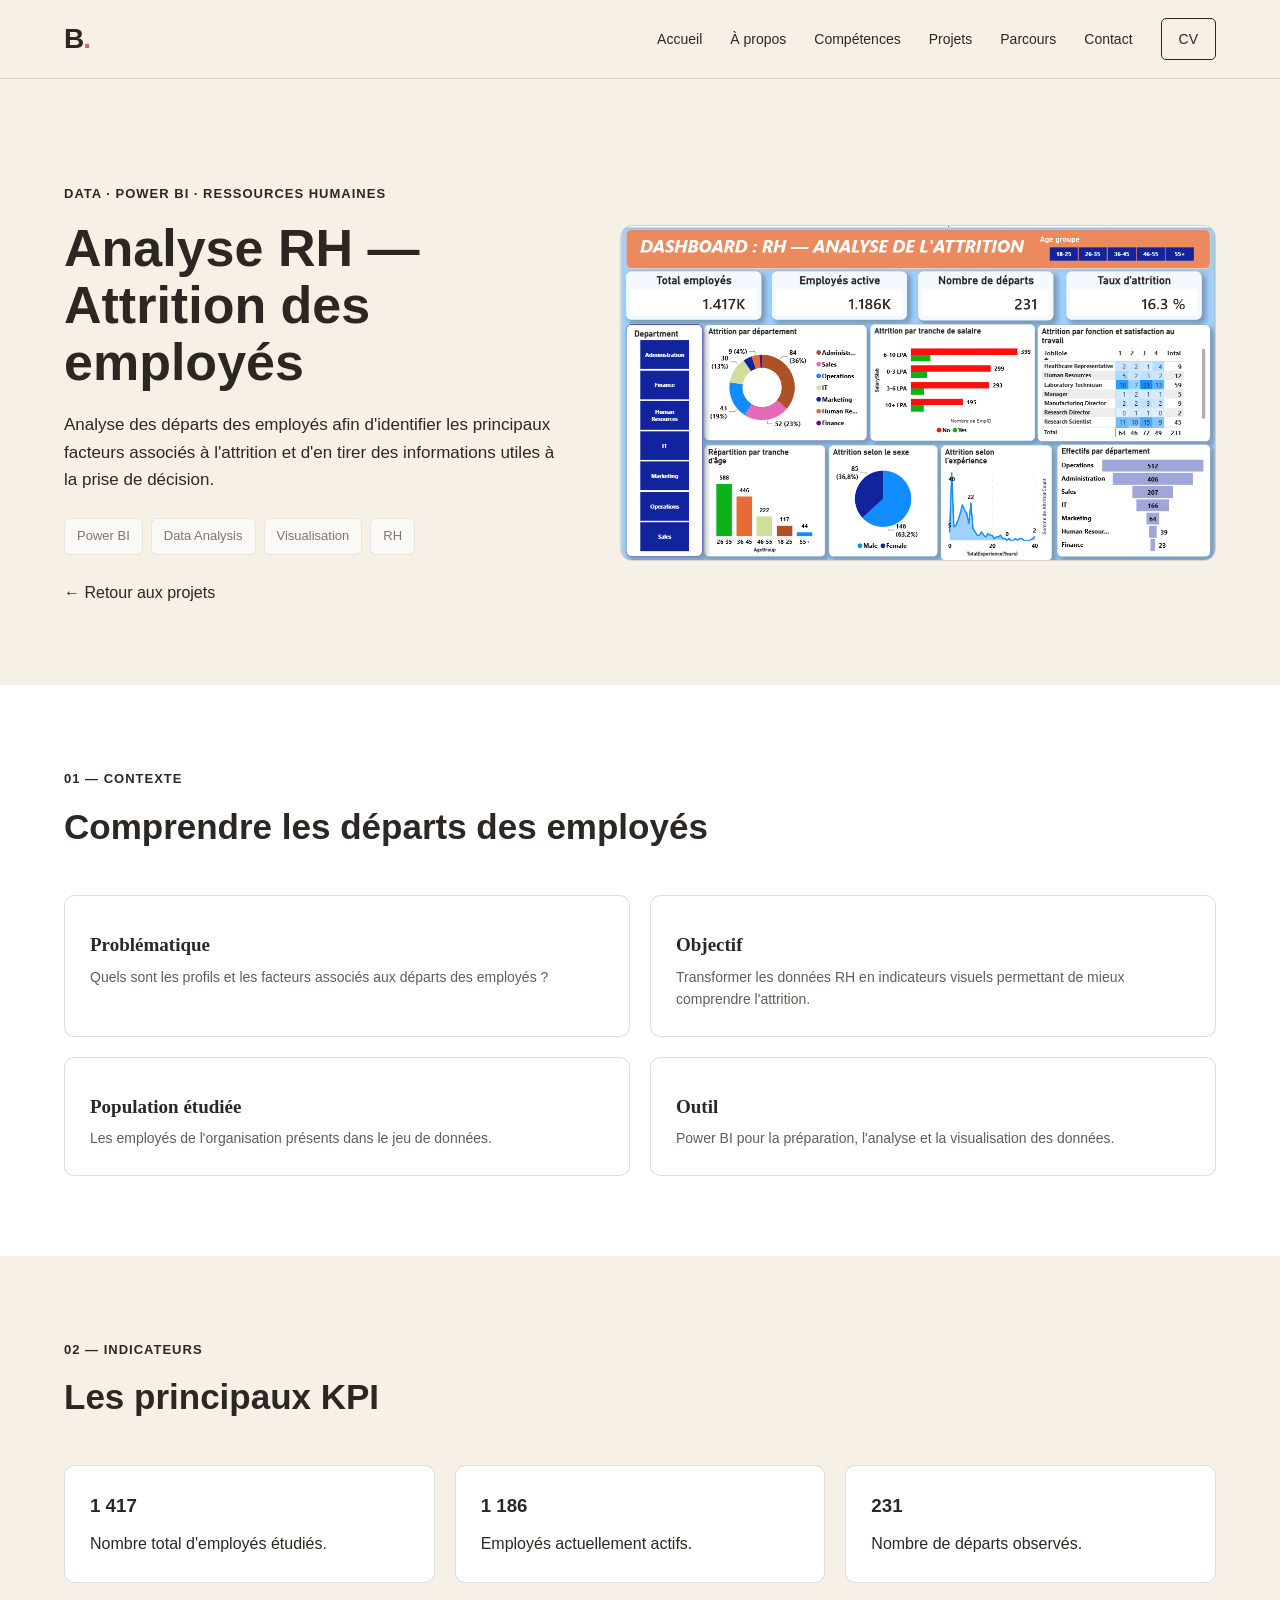
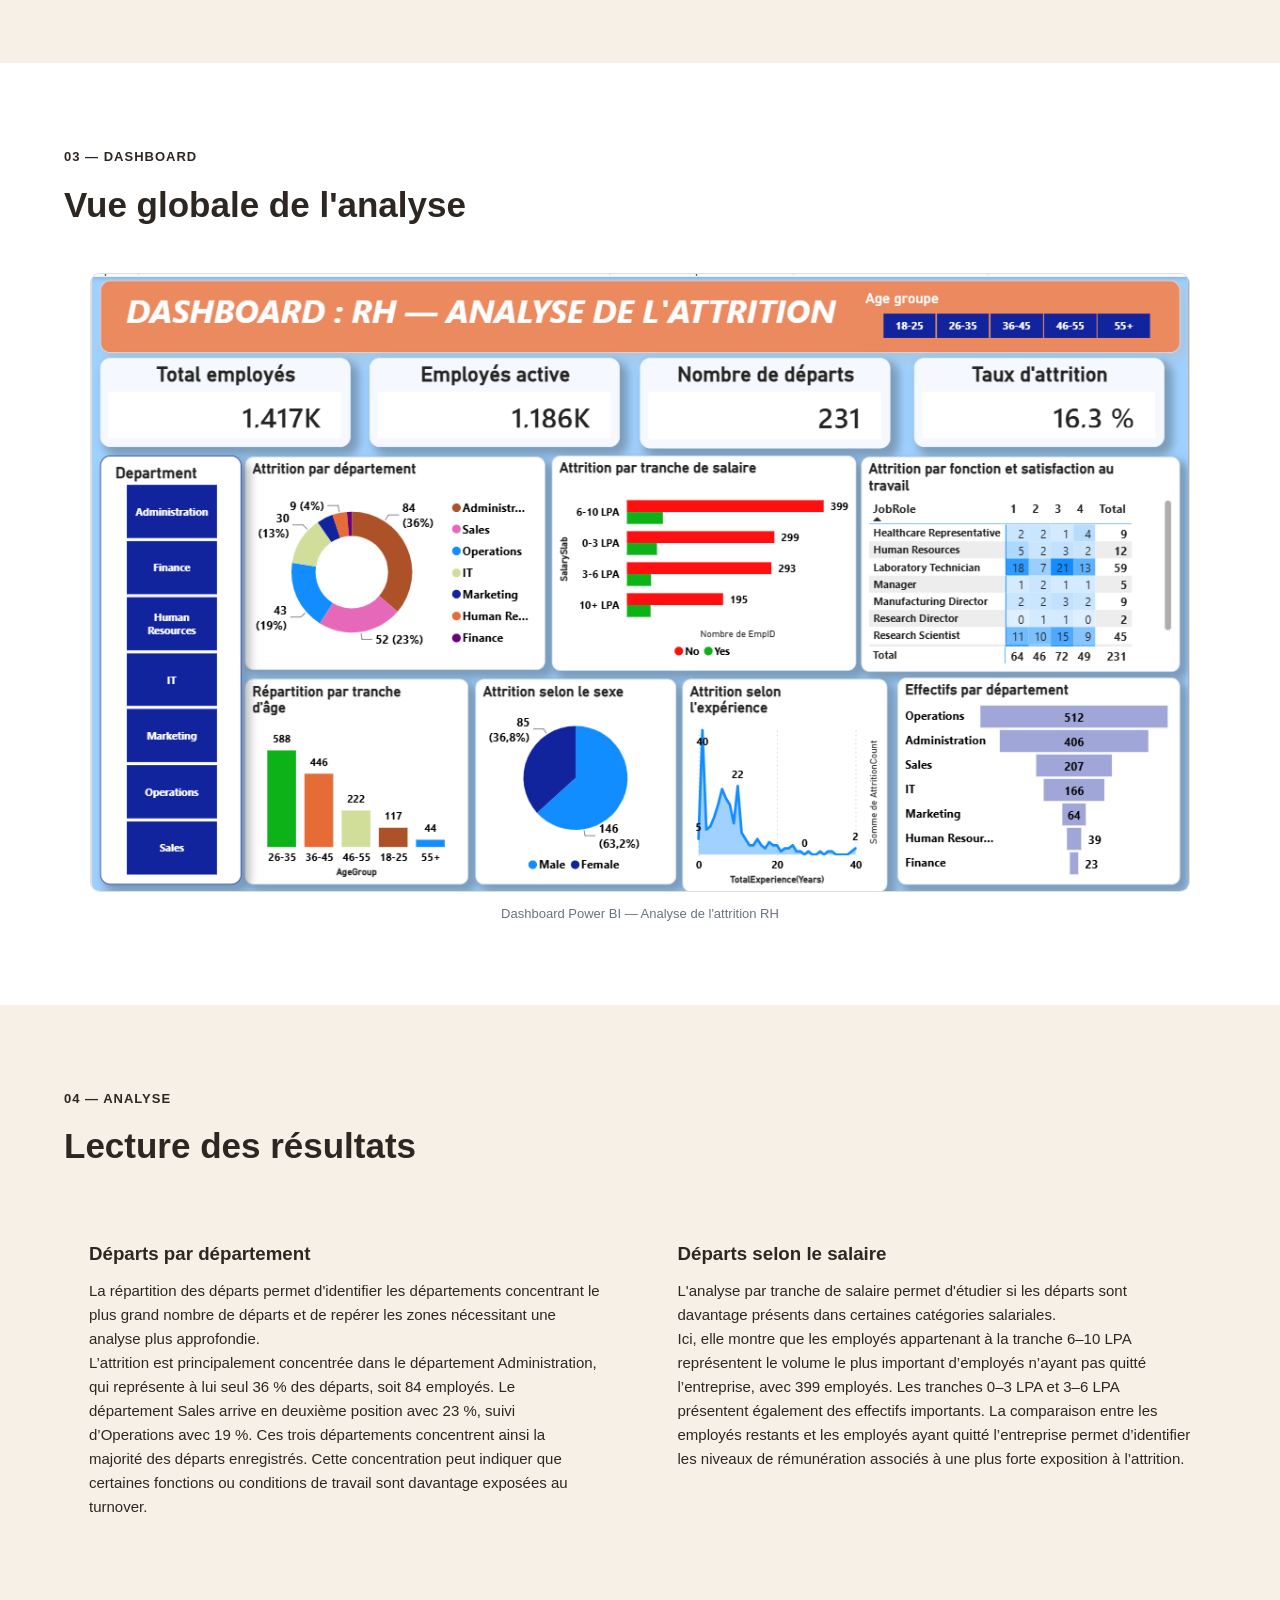
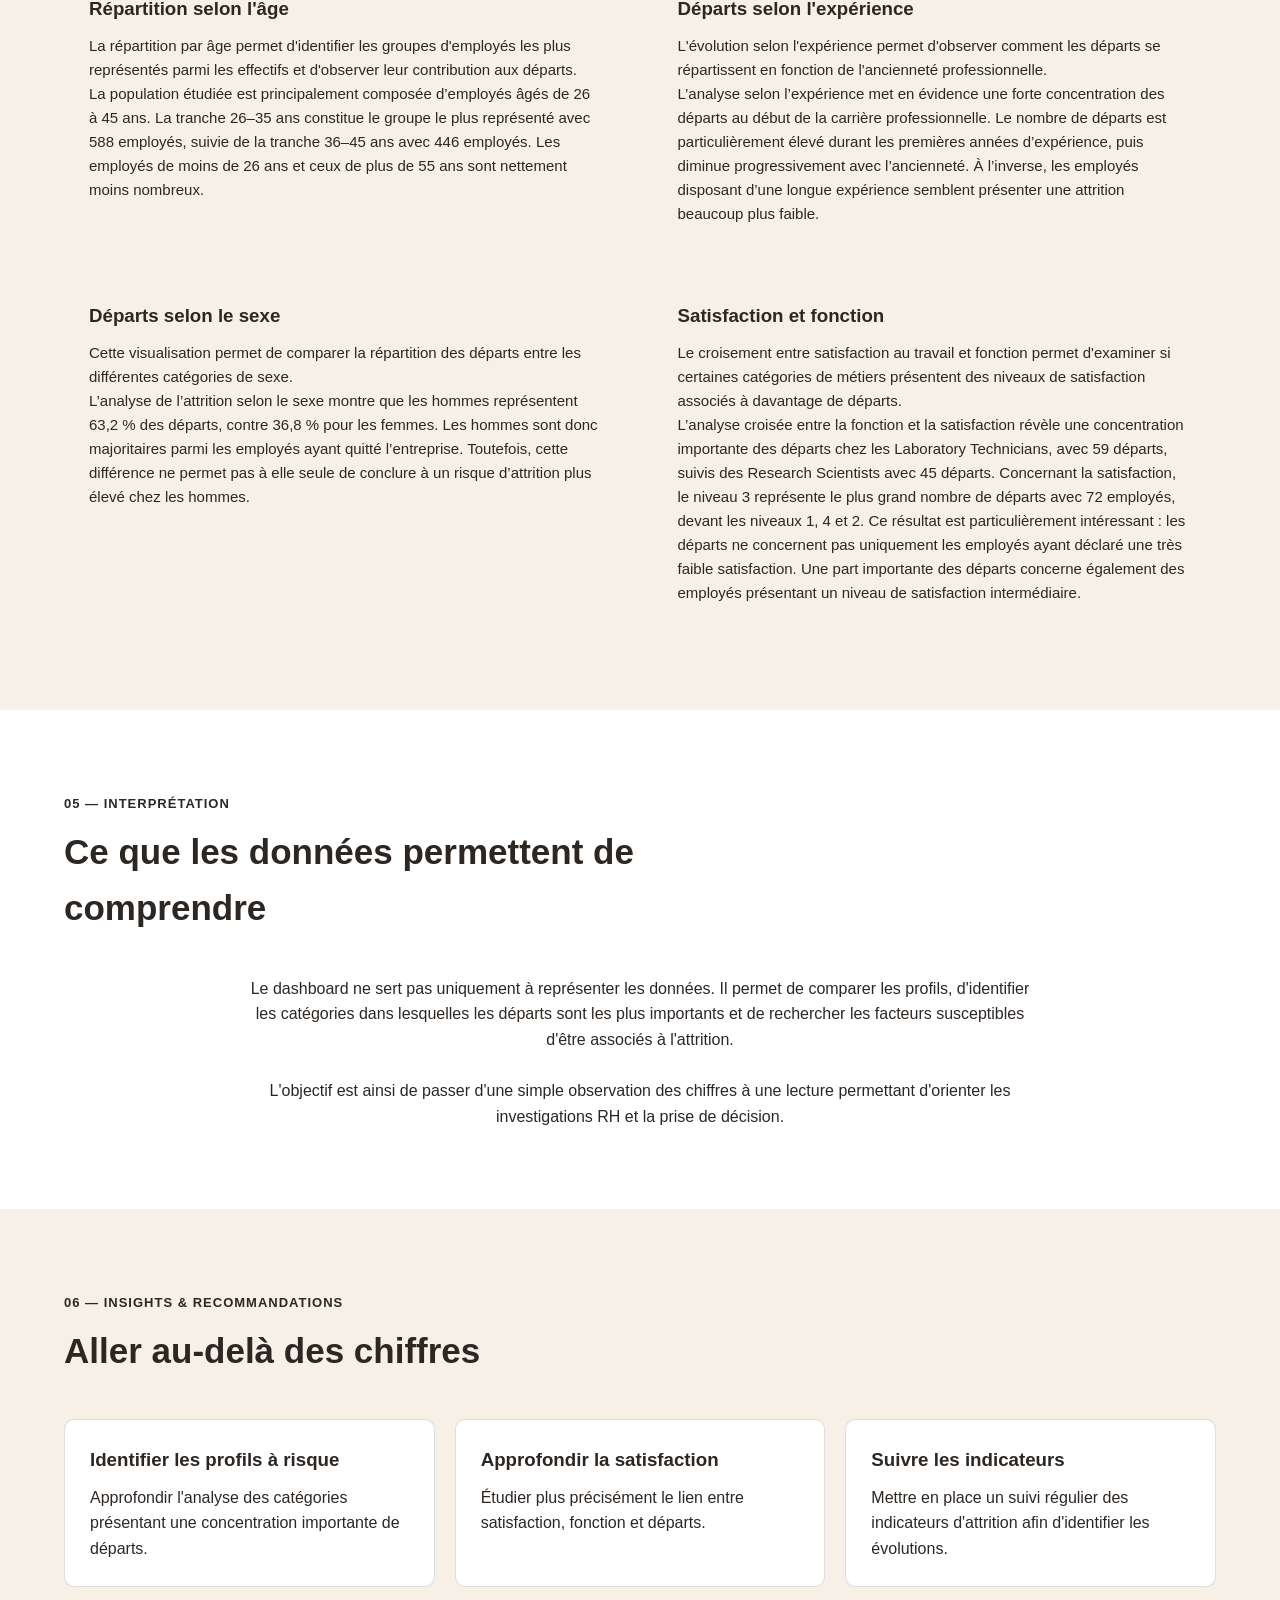
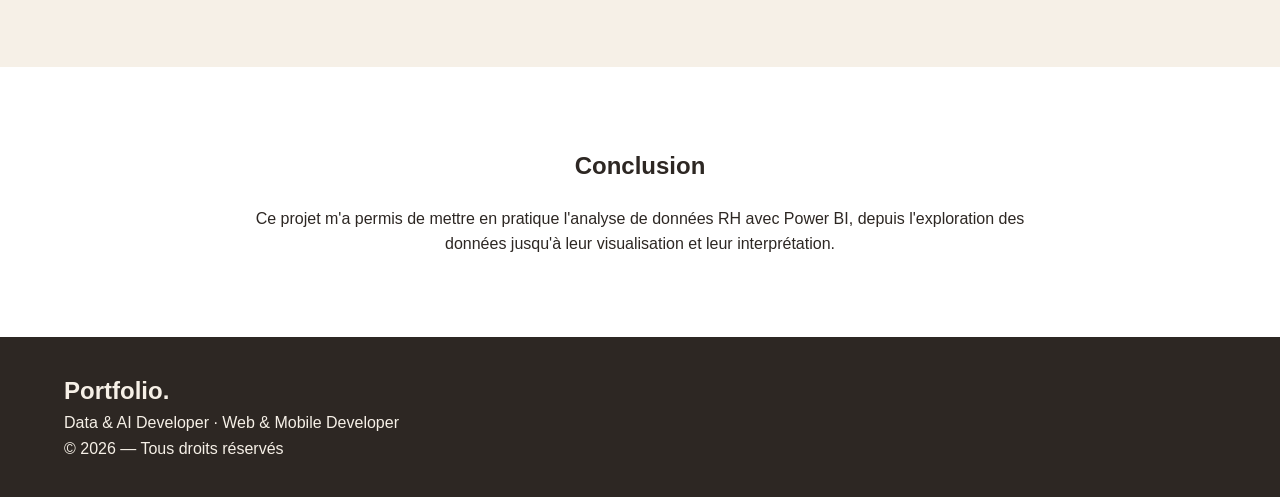
<file: projets/attrition.html>
<!DOCTYPE html>

<html lang="fr">

<head>

    <meta charset="UTF-8">

    <meta name="viewport" content="width=device-width, initial-scale=1.0">

    <title>Analyse RH — Attrition | Portfolio</title>

    <link rel="stylesheet" href="../css/style.css">

    <link rel="stylesheet" href="../css/project-detail.css">

    
    
</head>

<body>
<header class="navbar">

    <div class="container nav-container">

        <a href="../index.html" class="logo">
            B<span>.</span>
        </a>

        <nav>
            <a href="../index.html">Accueil</a>
            <a href="../index.html#about">À propos</a>
            <a href="../index.html#skills">Compétences</a>
            <a href="../index.html#projects">Projets</a>
            <a href="../index.html#experience">Parcours</a>
            <a href="../index.html#contact">Contact</a>

            <a href="#" class="nav-cv">CV</a>
        </nav>

        <button class="menu-btn" aria-label="Ouvrir le menu">
            ☰
        </button>

    </div>

</header>


<main class="project-detail">


<!-- HERO -->

<section class="project-hero">

    <div class="container">

        <div class="project-hero-grid">


            <div>

                <span class="project-label">
                    DATA · POWER BI · RESSOURCES HUMAINES
                </span>

                <h1>
                    Analyse RH — Attrition des employés
                </h1>

                <p>
                    Analyse des départs des employés afin d'identifier
                    les principaux facteurs associés à l'attrition et
                    d'en tirer des informations utiles à la prise de décision.
                </p>


                <div class="project-tech">

                    <span>Power BI</span>
                    <span>Data Analysis</span>
                    <span>Visualisation</span>
                    <span>RH</span>

                </div>


                <div class="project-actions">

                    <a href="../index.html#projects" class="btn-outline">
                        ← Retour aux projets
                    </a>

                </div>

            </div>


            <div class="project-hero-image">

                <img
                    src="../images/attrition.png"
                    alt="Dashboard d'analyse RH"
                >

            </div>


        </div>

    </div>

</section>



<!-- CONTEXTE -->

<section class="project-section">

    <div class="container">

        <div class="project-section-title">

            <span>01 — CONTEXTE</span>

            <h2>
                Comprendre les départs des employés
            </h2>

        </div>


        <div class="project-info-grid">


            <div class="project-info">

                <h3>Problématique</h3>

                <p>
                    Quels sont les profils et les facteurs associés
                    aux départs des employés ?
                </p>

            </div>


            <div class="project-info">

                <h3>Objectif</h3>

                <p>
                    Transformer les données RH en indicateurs visuels
                    permettant de mieux comprendre l'attrition.
                </p>

            </div>


            <div class="project-info">

                <h3>Population étudiée</h3>

                <p>
                    Les employés de l'organisation présents dans
                    le jeu de données.
                </p>

            </div>


            <div class="project-info">

                <h3>Outil</h3>

                <p>
                    Power BI pour la préparation, l'analyse et
                    la visualisation des données.
                </p>

            </div>


        </div>

    </div>

</section>



<!-- KPI -->

<section class="project-section">

    <div class="container">

        <div class="project-section-title">

            <span>02 — INDICATEURS</span>

            <h2>
                Les principaux KPI
            </h2>

        </div>


        <div class="insights">

            <div class="insight">

                <h3>
                    1 417
                </h3>

                <p>
                    Nombre total d'employés étudiés.
                </p>

            </div>


            <div class="insight">

                <h3>
                    1 186
                </h3>

                <p>
                    Employés actuellement actifs.
                </p>

            </div>


            <div class="insight">

                <h3>
                    231
                </h3>

                <p>
                    Nombre de départs observés.
                </p>

            </div>

        </div>

    </div>

</section>



<!-- DASHBOARD -->

<section class="project-section">

    <div class="container">

        <div class="project-section-title">

            <span>03 — DASHBOARD</span>

            <h2>
                Vue globale de l'analyse
            </h2>

        </div>


        <div class="dashboard-container">

            <img
                src="../images/attrition.png"
                alt="Dashboard RH Power BI"
            >

            <p class="image-caption">
                Dashboard Power BI — Analyse de l'attrition RH
            </p>

        </div>

    </div>

</section>



<!-- ANALYSE -->

<section class="project-section">

    <div class="container">

        <div class="project-section-title">

            <span>04 — ANALYSE</span>

            <h2>
                Lecture des résultats
            </h2>

        </div>


        <div class="analysis-grid">


            <div class="analysis-item">

                <h3>
                    Départs par département
                </h3>

                <p>
                    La répartition des départs permet d'identifier
                    les départements concentrant le plus grand nombre
                    de départs et de repérer les zones nécessitant
                    une analyse plus approfondie. <br>
                    L’attrition est principalement concentrée dans le département Administration, qui représente à lui seul 36 % des départs, soit 84 employés. Le département Sales arrive en deuxième position avec 23 %, suivi d’Operations avec 19 %.
                    Ces trois départements concentrent ainsi la majorité des départs enregistrés. Cette concentration peut indiquer que certaines fonctions ou conditions de travail sont davantage exposées au turnover.
                </p>

            </div>


            <div class="analysis-item">

                <h3>
                    Départs selon le salaire
                </h3>

                <p>
                    L'analyse par tranche de salaire permet d'étudier
                    si les départs sont davantage présents dans
                    certaines catégories salariales. <br>
                    Ici, elle  montre que les employés appartenant à la tranche 6–10 LPA représentent le volume le plus important d’employés n’ayant pas quitté l’entreprise, avec 399 employés.
                    Les tranches 0–3 LPA et 3–6 LPA présentent également des effectifs importants. La comparaison entre les employés restants et les employés ayant quitté l’entreprise permet d’identifier les niveaux de rémunération associés à une plus forte exposition à l’attrition.
                </p>

            </div>


            <div class="analysis-item">

                <h3>
                    Répartition selon l'âge
                </h3>

                <p>
                    La répartition par âge permet d'identifier
                    les groupes d'employés les plus représentés
                    parmi les effectifs et d'observer leur contribution
                    aux départs. <br>
                    La population étudiée est principalement composée d’employés âgés de 26 à 45 ans. La tranche 26–35 ans constitue le groupe le plus représenté avec 588 employés, suivie de la tranche 36–45 ans avec 446 employés.
                    Les employés de moins de 26 ans et ceux de plus de 55 ans sont nettement moins nombreux.
                </p>

            </div>


            <div class="analysis-item">

                <h3>
                    Départs selon l'expérience
                </h3>

                <p>
                    L'évolution selon l'expérience permet d'observer
                    comment les départs se répartissent en fonction
                    de l'ancienneté professionnelle. <br>
                    L’analyse selon l’expérience met en évidence une forte concentration des départs au début de la carrière professionnelle. Le nombre de départs est particulièrement élevé durant les premières années d’expérience, puis diminue progressivement avec l’ancienneté.
                    À l’inverse, les employés disposant d’une longue expérience semblent présenter une attrition beaucoup plus faible.
                </p>

            </div>


            <div class="analysis-item">

                <h3>
                    Départs selon le sexe
                </h3>

                <p>
                    Cette visualisation permet de comparer la répartition
                    des départs entre les différentes catégories de sexe. <br>
                    L’analyse de l’attrition selon le sexe montre que les hommes représentent 63,2 % des départs, contre 36,8 % pour les femmes.
                    Les hommes sont donc majoritaires parmi les employés ayant quitté l’entreprise. Toutefois, cette différence ne permet pas à elle seule de conclure à un risque d’attrition plus élevé chez les hommes.
                </p>

            </div>


            <div class="analysis-item">

                <h3>
                    Satisfaction et fonction
                </h3>

                <p>
                    Le croisement entre satisfaction au travail et fonction
                    permet d'examiner si certaines catégories de métiers
                    présentent des niveaux de satisfaction associés
                    à davantage de départs. <br>
                    L’analyse croisée entre la fonction et la satisfaction révèle une concentration importante des départs chez les Laboratory Technicians, avec 59 départs, suivis des Research Scientists avec 45 départs.
                    Concernant la satisfaction, le niveau 3 représente le plus grand nombre de départs avec 72 employés, devant les niveaux 1, 4 et 2.
                    Ce résultat est particulièrement intéressant : les départs ne concernent pas uniquement les employés ayant déclaré une très faible satisfaction. Une part importante des départs concerne également des employés présentant un niveau de satisfaction intermédiaire.
                </p>

            </div>


        </div>

    </div>

</section>



<!-- INTERPRETATION -->

<section class="project-section">

    <div class="container">

        <div class="project-section-title">

            <span>05 — INTERPRÉTATION</span>

            <h2>
                Ce que les données permettent de comprendre
            </h2>

        </div>


        <div class="project-conclusion">

            <p>
                Le dashboard ne sert pas uniquement à représenter
                les données. Il permet de comparer les profils,
                d'identifier les catégories dans lesquelles les départs
                sont les plus importants et de rechercher les facteurs
                susceptibles d'être associés à l'attrition.
            </p>

            <br>

            <p>
                L'objectif est ainsi de passer d'une simple observation
                des chiffres à une lecture permettant d'orienter
                les investigations RH et la prise de décision.
            </p>

        </div>

    </div>

</section>



<!-- RECOMMANDATIONS -->

<section class="project-section">

    <div class="container">

        <div class="project-section-title">

            <span>06 — INSIGHTS & RECOMMANDATIONS</span>

            <h2>
                Aller au-delà des chiffres
            </h2>

        </div>


        <div class="insights">


            <div class="insight">

                <h3>
                    Identifier les profils à risque
                </h3>

                <p>
                    Approfondir l'analyse des catégories présentant
                    une concentration importante de départs.
                </p>

            </div>


            <div class="insight">

                <h3>
                    Approfondir la satisfaction
                </h3>

                <p>
                    Étudier plus précisément le lien entre satisfaction,
                    fonction et départs.
                </p>

            </div>


            <div class="insight">

                <h3>
                    Suivre les indicateurs
                </h3>

                <p>
                    Mettre en place un suivi régulier des indicateurs
                    d'attrition afin d'identifier les évolutions.
                </p>

            </div>


        </div>

    </div>

</section>



<!-- CONCLUSION -->

<section class="project-section">

    <div class="container">

        <div class="project-conclusion">

            <h2>
                Conclusion
            </h2>

            <p>
                Ce projet m'a permis de mettre en pratique l'analyse
                de données RH avec Power BI, depuis l'exploration
                des données jusqu'à leur visualisation et leur interprétation.
            </p>

        </div>

    </div>

</section>


</main>



<footer>

    <div class="container">

        <h2>Portfolio.</h2>

        <p>
            Data & AI Developer · Web & Mobile Developer
        </p>

        <p>
            © 2026 — Tous droits réservés
        </p>

    </div>

</footer>


</body>

</html>
</file>
<file: css/style.css>
/* RESET*/

* {
    margin: 0;
    padding: 0;
    box-sizing: border-box;
    scroll-behavior: smooth;
}


:root {

    --cream: #F6F0E7;
    --terracotta: #C96F52;
    --beige: #E9DED1;
    --peach: #F3E2D8;
    --brown: #2D2723;

    --border: rgba(45, 39, 35, .15);

}


body {

    font-family: "DM Sans", sans-serif;

    background: var(--cream);

    color: var(--brown);

    line-height: 1.6;

}


img {

    max-width: 100%;
    display: block;

}


a {

    text-decoration: none;
    color: inherit;

}


button,
input,
textarea {

    font-family: inherit;

}


.container {

    width: min(90%, 1200px);

    margin: auto;

}


/* NAVBAR */

.navbar {

    position: fixed;

    top: 0;
    left: 0;

    width: 100%;

    background: rgba(246, 240, 231, .96);

    border-bottom: 1px solid var(--border);

    z-index: 1000;

}


.nav-container {

    height: 78px;

    display: flex;

    align-items: center;

    justify-content: space-between;

}


.logo {

    font-size: 28px;

    font-weight: 700;

    letter-spacing: -1px;

}


.logo span {

    color: var(--terracotta);

}



nav {

    display: flex;

    align-items: center;

    gap: 28px;

}


nav a {

    font-size: 14px;

    font-weight: 500;

    transition: .25s;

}


nav a:hover {

    color: var(--terracotta);

}


.nav-cv {

    padding: 9px 17px;

    border: 1px solid var(--brown);

    border-radius: 5px;

}


.nav-cv:hover {

    background: var(--brown);

    color: var(--cream);

}


.menu-btn {

    display: none;

    border: none;

    background: transparent;

    font-size: 25px;

    cursor: pointer;

    color: var(--brown);

}


/* HERO*/

.hero {

    min-height: 100vh;

    padding-top: 150px;
    padding-bottom: 100px;

    display: flex;

    align-items: center;

}


.hero-grid {

    display: grid;

    grid-template-columns: 1.05fr .95fr;

    gap: 80px;

    align-items: center;

}


.status {

    display: inline-flex;

    align-items: center;

    gap: 9px;

    padding: 7px 13px;

    background: var(--peach);

    border-radius: 30px;

    font-size: 12px;

    font-weight: 600;

    margin-bottom: 18px;

}


.status span {

    width: 7px;
    height: 7px;

    background: var(--terracotta);

    border-radius: 50%;

}


.location {

    font-size: 13px;

    margin-bottom: 28px;

    opacity: .7;

}


.hero h1 {

    font-family: "Playfair Display", serif;

    font-size: clamp(45px, 6vw, 78px);

    line-height: 1.02;

    letter-spacing: -2px;

    max-width: 800px;

}


.hero h1 em {

    color: var(--terracotta);

    font-style: normal;

}


.hero-description {

    max-width: 620px;

    margin-top: 30px;

    font-size: 17px;

    color: rgba(45,39,35,.78);

}


.hero-description strong {

    color: var(--brown);

}


.hero-actions {

    display: flex;

    gap: 14px;

    margin-top: 35px;

}


.btn-primary,
.btn-secondary {

    padding: 14px 22px;

    border-radius: 5px;

    font-size: 14px;

    font-weight: 600;

    transition: .25s;

}


.btn-primary {

    background: var(--terracotta);

    color: var(--cream);

}


.btn-primary:hover {

    background: var(--brown);

}


.btn-primary span {

    margin-left: 10px;

}


.btn-secondary {

    border: 1px solid var(--brown);

}


.btn-secondary:hover {

    background: var(--brown);

    color: var(--cream);

}


.hero-tech {

    display: flex;

    gap: 10px;

    flex-wrap: wrap;

    margin-top: 45px;

}


.hero-tech span {

    padding: 6px 12px;

    border: 1px solid var(--border);

    font-size: 11px;

    border-radius: 3px;

}


/* HERO VISUAL */

.hero-visual {

    position: relative;

    min-height: 550px;

    display: flex;

    align-items: center;

    justify-content: center;

}


.visual-frame {

    width: 390px;
    height: 480px;

    background: var(--beige);

    padding: 14px;

    transform: rotate(2deg);

}


.visual-frame img {

    width: 100%;
    height: 100%;

    object-fit: cover;

    filter: saturate(.85);

}


.data-decoration {

    position: absolute;

    right: 0;

    bottom: 30px;

    width: 150px;

    padding: 18px;

    background: var(--brown);

    color: var(--cream);

}


.data-line {

    height: 1px;

    background: var(--terracotta);

    margin-bottom: 15px;

}


.data-bars {

    height: 60px;

    display: flex;

    align-items: end;

    gap: 7px;

}


.data-bars span {

    width: 14px;

    background: var(--terracotta);

}


.data-bars span:nth-child(1) {
    height: 25%;
}

.data-bars span:nth-child(2) {
    height: 55%;
}

.data-bars span:nth-child(3) {
    height: 40%;
}

.data-bars span:nth-child(4) {
    height: 80%;
}

.data-bars span:nth-child(5) {
    height: 65%;
}


.data-decoration small {

    display: block;

    margin-top: 14px;

    font-size: 9px;

    letter-spacing: 2px;

}


.code-decoration {

    position: absolute;

    left: 20px;

    top: 70px;

    color: var(--terracotta);

    font-size: 28px;

    font-weight: 700;

}


/* GENERAL SECTIONS*/

section {

    padding: 110px 0;

}


.section-label {

    font-size: 11px;

    letter-spacing: 2px;

    font-weight: 700;

    color: var(--terracotta);

    margin-bottom: 40px;

}


.section-heading {

    max-width: 750px;

    margin-bottom: 65px;

}


.section-heading h2,
.about-grid h2 {

    font-family: "Playfair Display", serif;

    font-size: clamp(38px, 5vw, 62px);

    line-height: 1.08;

    letter-spacing: -1px;

}


.section-heading h2 span,
.about-grid h2 span,
.contact h2 span {

    color: var(--terracotta);

}


.section-heading p {

    margin-top: 20px;

    max-width: 550px;

    opacity: .7;

}


/* ABOUT */

.about {

    background: var(--beige);

}


.about-grid {

    display: grid;

    grid-template-columns: 1fr 1fr;

    gap: 100px;

    align-items: start;

}


.about-text {

    max-width: 560px;

}


.about-text p {

    margin-bottom: 20px;

    font-size: 16px;

}


.text-link {

    display: inline-block;

    margin-top: 15px;

    font-weight: 600;

    color: var(--terracotta);

}


.about-numbers {

    display: grid;

    grid-template-columns: repeat(4,1fr);

    margin-top: 80px;

    border-top: 1px solid var(--border);

}


.about-numbers div {

    padding: 25px 10px;

    border-right: 1px solid var(--border);

}


.about-numbers strong {

    display: block;

    font-family: "Playfair Display", serif;

    font-size: 32px;

}


.about-numbers span {

    font-size: 13px;

    opacity: .7;

}


/* SKILLS */

.skills {

    background: var(--cream);

}


.skills-list {

    border-top: 1px solid var(--border);

}


.skill-row {

    display: grid;

    grid-template-columns: 260px 1fr;

    gap: 40px;

    padding: 32px 0;

    border-bottom: 1px solid var(--border);

}


.skill-title {

    font-weight: 700;

    font-size: 14px;

}


.skill-title span {

    color: var(--terracotta);

    margin-right: 15px;

}


.skill-tags {

    display: flex;

    flex-wrap: wrap;

    gap: 9px;

}


.skill-tags span {

    background: var(--peach);

    padding: 8px 13px;

    font-size: 12px;

}


/* PROJECTS */

.projects {

    background: var(--brown);

    color: var(--cream);

}


.projects .section-label {

    color: var(--terracotta);

}


.projects-heading p {

    color: rgba(246,240,231,.7);

}


.project-grid {

    display: grid;

    grid-template-columns: repeat(2, 1fr);

    gap: 35px;

}


.project-card {

    background: var(--cream);

    color: var(--brown);

}


.project-large {

    grid-column: span 2;

}


.project-image {

    height: 360px;

    position: relative;

    overflow: hidden;

    background: var(--beige);

}


.project-card:not(.project-large) .project-image {

    height: 300px;

}


.project-image img {

    width: 100%;
    height: 100%;

    object-fit: cover;

    transition: .4s;

}


.project-card:hover .project-image img {

    transform: scale(1.025);

}


.project-number {

    position: absolute;

    top: 15px;
    right: 15px;

    background: var(--cream);

    color: var(--brown);

    padding: 7px 10px;

    font-size: 11px;

}


.project-info {

    padding: 28px;

}


.project-meta {

    display: flex;

    justify-content: space-between;

    font-size: 10px;

    letter-spacing: 1.5px;

    color: var(--terracotta);

    font-weight: 700;

}


.project-info h3 {

    font-family: "Playfair Display", serif;

    font-size: 31px;

    margin: 14px 0;

    line-height: 1.1;

}


.project-info p {

    max-width: 650px;

    font-size: 14px;

    opacity: .75;

}


.project-tech {

    margin-top: 20px;

    font-size: 11px;

    opacity: .6;

}


.project-link {

    display: inline-flex;

    gap: 12px;

    margin-top: 25px;

    color: var(--terracotta);

    font-size: 13px;

    font-weight: 700;

}


/* JOURNEY */

.journey {

    background: var(--cream);

}


.timeline {

    max-width: 850px;

    margin-left: auto;

}


.timeline-item {

    padding: 35px 0;

    border-top: 1px solid var(--border);

}


.timeline-date {

    color: var(--terracotta);

    font-size: 12px;

    font-weight: 700;

}


.timeline-item h3 {

    font-family: "Playfair Display", serif;

    font-size: 27px;

    margin: 8px 0;

}


.timeline-item p {

    max-width: 600px;

    font-size: 14px;

    opacity: .7;

}


/* CONTACT */

.contact {

    background: var(--peach);

}


.contact-box {

    display: grid;

    grid-template-columns: 1.3fr .7fr;

    gap: 80px;

    align-items: end;

}


.contact h2 {

    font-family: "Playfair Display", serif;

    font-size: clamp(40px, 5vw, 65px);

    line-height: 1.05;

}


.contact p {

    margin-top: 20px;

    opacity: .7;

}


.contact-links {

    display: flex;

    flex-direction: column;

    gap: 13px;

}


.contact-links a {

    font-size: 14px;

    border-bottom: 1px solid var(--border);

    padding-bottom: 10px;

}


.contact-links a:hover {

    color: var(--terracotta);

}


.contact-form {

    max-width: 700px;

    margin: 70px auto 0;

    display: flex;

    flex-direction: column;

    gap: 14px;

}


.contact-form input,
.contact-form textarea {

    width: 100%;

    border: 1px solid var(--border);

    background: var(--cream);

    padding: 15px;

    outline: none;

    color: var(--brown);

    resize: vertical;

}


.contact-form input:focus,
.contact-form textarea:focus {

    border-color: var(--terracotta);

}


.contact-form button {

    background: var(--brown);

    color: var(--cream);

    border: none;

    padding: 15px;

    cursor: pointer;

    font-weight: 600;

}


.contact-form button:hover {

    background: var(--terracotta);

}


/* FOOTER */

footer {

    background: var(--brown);

    color: var(--cream);

    padding: 35px 0;

}


.footer-content {

    display: flex;

    justify-content: space-between;

    align-items: center;

}


.footer-content strong {

    font-size: 25px;

}


.footer-content p {

    font-size: 12px;

    opacity: .65;

}


/* RESPONSIVE */

@media(max-width:900px) {

    .hero-grid,
    .about-grid,
    .contact-box {

        grid-template-columns: 1fr;

    }


    .hero-visual {

        min-height: 500px;

    }


    .project-grid {

        grid-template-columns: 1fr;

    }


    .project-large {

        grid-column: auto;

    }


    .skill-row {

        grid-template-columns: 1fr;

        gap: 20px;

    }

}


@media(max-width:700px) {

    .nav-container {

        height: 70px;

    }


    nav {

        position: absolute;

        top: 70px;
        left: 0;

        width: 100%;

        background: var(--cream);

        border-bottom: 1px solid var(--border);

        display: none;

        flex-direction: column;

        align-items: flex-start;

        padding: 25px;

    }


    nav.active {

        display: flex;

    }


    .menu-btn {

        display: block;

    }


    .hero {

        padding-top: 120px;

    }


    .hero h1 {

        font-size: 45px;

    }


    .hero-actions {

        flex-direction: column;

        align-items: stretch;

    }


    .hero-visual {

        min-height: 400px;

    }


    .visual-frame {

        width: 280px;

        height: 350px;

    }


    .data-decoration {

        right: 0;

        bottom: 0;

    }


    .about-numbers {

        grid-template-columns: repeat(2,1fr);

    }


    .project-image,
    .project-card:not(.project-large) .project-image {

        height: 240px;

    }


    @media(max-width:1000px){

    .project-grid{
        grid-template-columns:repeat(2,1fr);
    }

}


    @media(max-width:700px){

    .project-grid{
        grid-template-columns:1fr;
    }

    .project-image{
        height:190px;
    }

    }


    .footer-content {

        flex-direction: column;

        align-items: flex-start;

        gap: 20px;

    }

}
/*  PROJECTS - PORTFOLIO  */

.projects-header{
    max-width:700px;
    margin:0 auto 45px;
    text-align:center;
}

.projects-header .section-label{
    display:inline-block;
    color:var(--primary);
    font-size:13px;
    font-weight:600;
    letter-spacing:1.5px;
    margin-bottom:10px;
}

.projects-header p{
    margin-top:15px;
}


.project-grid{
    display:grid;
    grid-template-columns:repeat(3,1fr);
    gap:22px;
}


.project-card{
    background:#fff;
    border:1px solid var(--border);
    border-radius:12px;
    overflow:hidden;
    transition:.3s;
}


.project-card:hover{
    transform:translateY(-5px);
}


.project-image{
    position:relative;
    height:160px;
    overflow:hidden;
}


.project-image img{
    width:100%;
    height:100%;
    object-fit:cover;
}


.project-category{
    position:absolute;
    top:12px;
    left:12px;

    background:rgba(255,255,255,.92);
    color:var(--primary);

    padding:5px 9px;
    border-radius:5px;

    font-size:11px;
    font-weight:600;
}


.project-card .content{
    padding:18px;
}


.project-year{
    font-size:12px;
    color:#6b7280;
}


.project-card h3{
    margin:5px 0 8px;
    font-size:19px;
}


.project-card p{
    font-size:13px;
    line-height:1.6;
    margin-bottom:14px;
}


.project-tags{
    display:flex;
    flex-wrap:wrap;
    gap:6px;
    margin-bottom:15px;
}


.project-tags span{
    font-size:11px;
    padding:4px 8px;
    background:var(--light);
    border:1px solid var(--border);
    border-radius:4px;
}


.project-link{
    color:var(--primary);
    font-size:13px;
    font-weight:600;
}


.projects-footer{
    text-align:center;
    margin-top:40px;
}
</file>
<file: css/project-detail.css>
/* PROJECT DETAIL PAGES */

.project-detail{
    padding-top:120px;
    background:var(--light);
}


/* HERO */

.project-hero{
    padding:60px 0 80px;
    
}


.project-hero-grid{
    display:grid;
    grid-template-columns:1fr 1.2fr;
    align-items:center;
    gap:60px;
}


.project-label{
    display:inline-block;
    color:var(--primary);
    font-size:13px;
    font-weight:600;
    letter-spacing:1px;
    margin-bottom:15px;
}


.project-hero h1{
    font-size:52px;
    line-height:1.1;
    color:var(--secondary);
    margin-bottom:20px;
}


.project-hero p{
    max-width:600px;
    font-size:17px;
}


.project-hero-image img{
    width:100%;
    border-radius:12px;
    border:1px solid var(--border);
}


/* TECHNOLOGIES */

.project-tech{
    display:flex;
    flex-wrap:wrap;
    gap:8px;
    margin:25px 0;
}


.project-tech span{
    padding:7px 12px;
    background:white;
    border:1px solid var(--border);
    border-radius:6px;
    font-size:13px;
}


/* BUTTONS */

.project-actions{
    display:flex;
    gap:12px;
    flex-wrap:wrap;
}


/* SECTION */

.project-section{
    padding:80px 0;
}


.project-section:nth-child(even){
    background:white;
}


.project-section-title{
    max-width:750px;
    margin-bottom:40px;
}


.project-section-title span{
    color:var(--primary);
    font-size:13px;
    font-weight:600;
    text-transform:uppercase;
    letter-spacing:1px;
}


.project-section-title h2{
    font-size:35px;
    color:var(--secondary);
    margin-top:8px;
}


/* INFORMATION GRID */

.project-info-grid{
    display:grid;
    grid-template-columns:repeat(2,1fr);
    gap:20px;
}


.project-info{
    padding:25px;
    background:white;
    border:1px solid var(--border);
    border-radius:10px;
}


.project-info h3{
    color:var(--secondary);
    margin-bottom:10px;
    font-size:19px;
}


/* DASHBOARD */

.dashboard-container{
    max-width:1100px;
    margin:auto;
}


.dashboard-container img{
    display:block;
    width:100%;
    border:1px solid var(--border);
    border-radius:10px;
}


.image-caption{
    text-align:center;
    font-size:13px;
    color:#6b7280;
    margin-top:12px;
}


/* ANALYSIS */

.analysis-grid{
    display:grid;
    grid-template-columns:repeat(2,1fr);
    gap:25px;
}


.analysis-item{
    padding:25px;
    background:var(--light);
    border-left:4px solid var(--primary);
}


.analysis-item h3{
    color:var(--secondary);
    margin-bottom:10px;
}


.analysis-item p{
    font-size:15px;
}


/* INSIGHTS */

.insights{
    display:grid;
    grid-template-columns:repeat(3,1fr);
    gap:20px;
}


.insight{
    padding:25px;
    background:white;
    border:1px solid var(--border);
    border-radius:10px;
}


.insight h3{
    color:var(--secondary);
    margin-bottom:10px;
}


/* CONCLUSION */

.project-conclusion{
    max-width:800px;
    margin:auto;
    text-align:center;
}


.project-conclusion h2{
    color:var(--secondary);
    margin-bottom:20px;
}


/* RESPONSIVE */

@media(max-width:900px){

    .project-hero-grid{
        grid-template-columns:1fr;
    }

    .project-hero h1{
        font-size:40px;
    }

    .analysis-grid,
    .project-info-grid{
        grid-template-columns:1fr;
    }

    .insights{
        grid-template-columns:1fr;
    }

}


@media(max-width:700px){

    .project-detail{
        padding-top:90px;
    }

    .project-hero{
        padding:40px 0 60px;
    }

    .project-hero h1{
        font-size:34px;
    }

    .project-section{
        padding:60px 0;
    }

    .project-section-title h2{
        font-size:28px;
    }

}
/* IMAGE CHAT&GO */
.chatgo-image {
    display: flex;
    justify-content: center;
    align-items: center;
}

.chatgo-image img {
    width: 320px;
    max-width: 100%;
    height: auto;
    object-fit: contain;
    border-radius: 20px;
}
</file>
